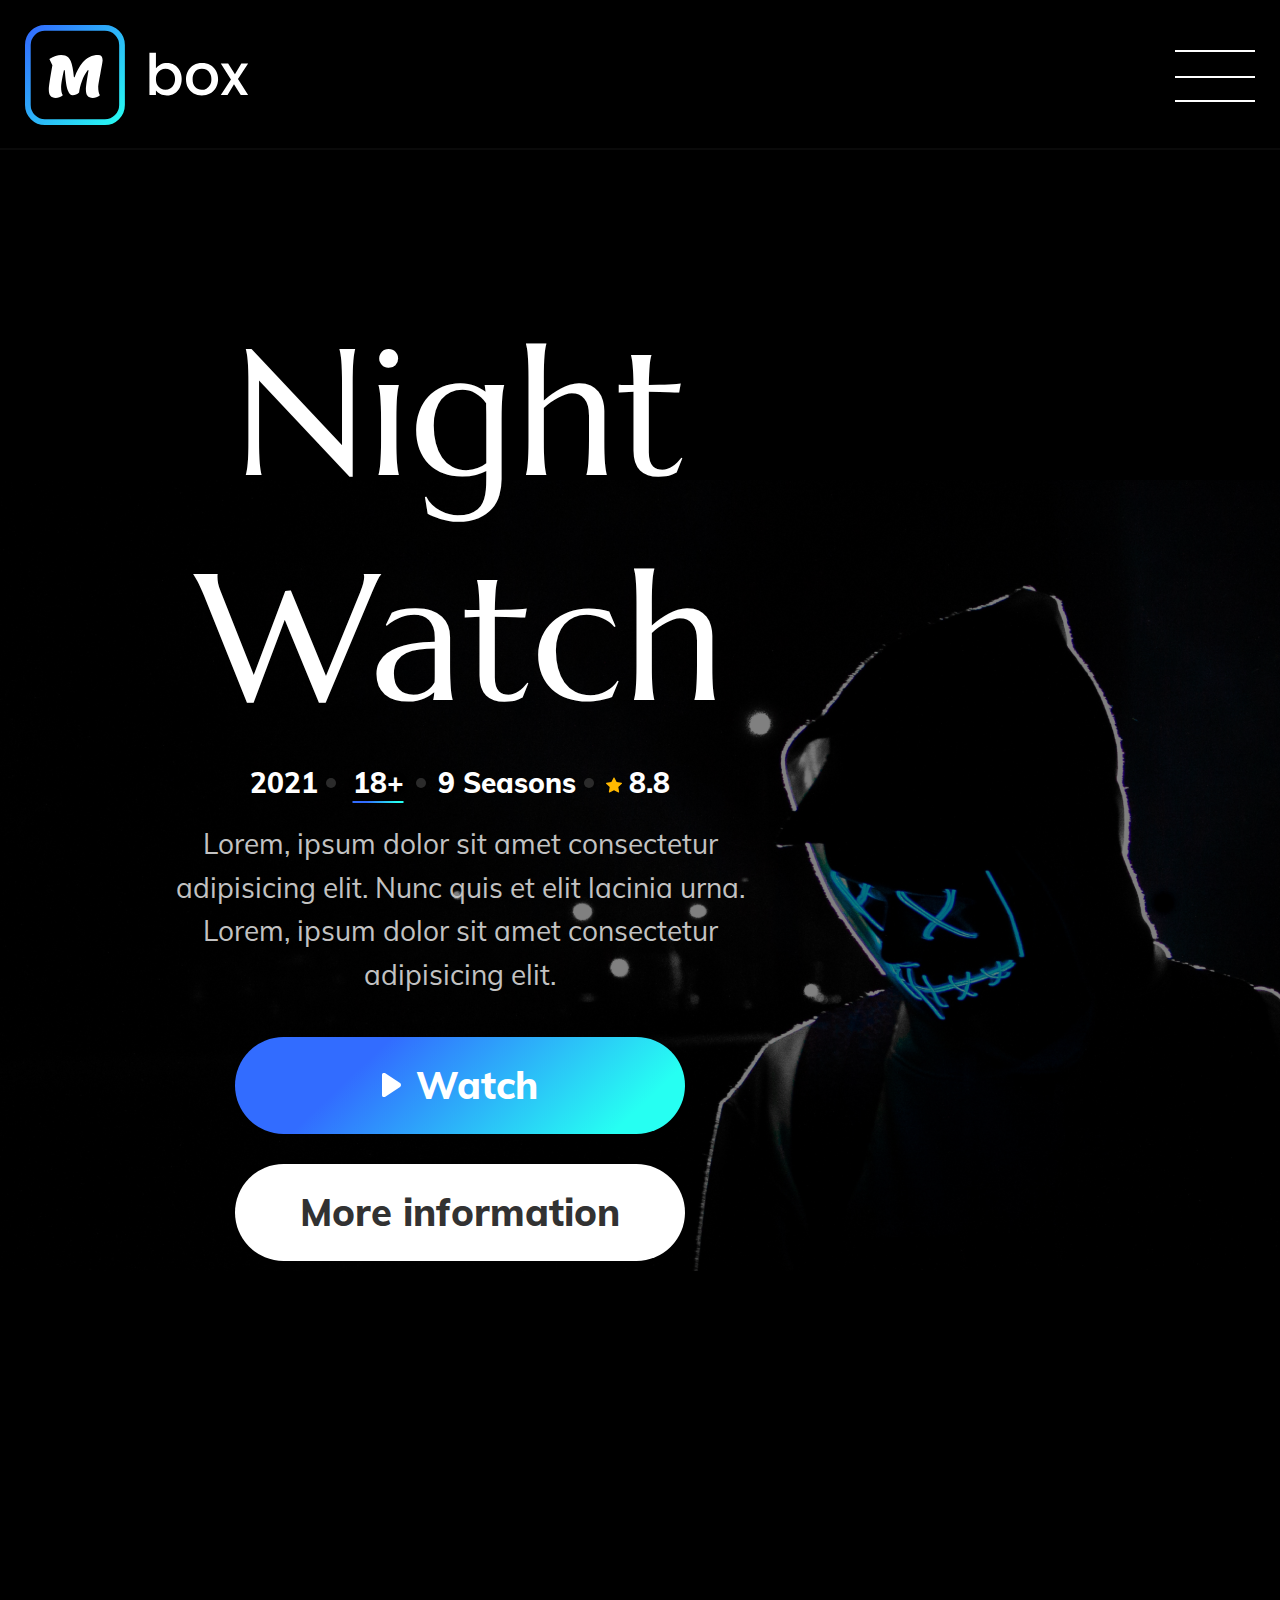
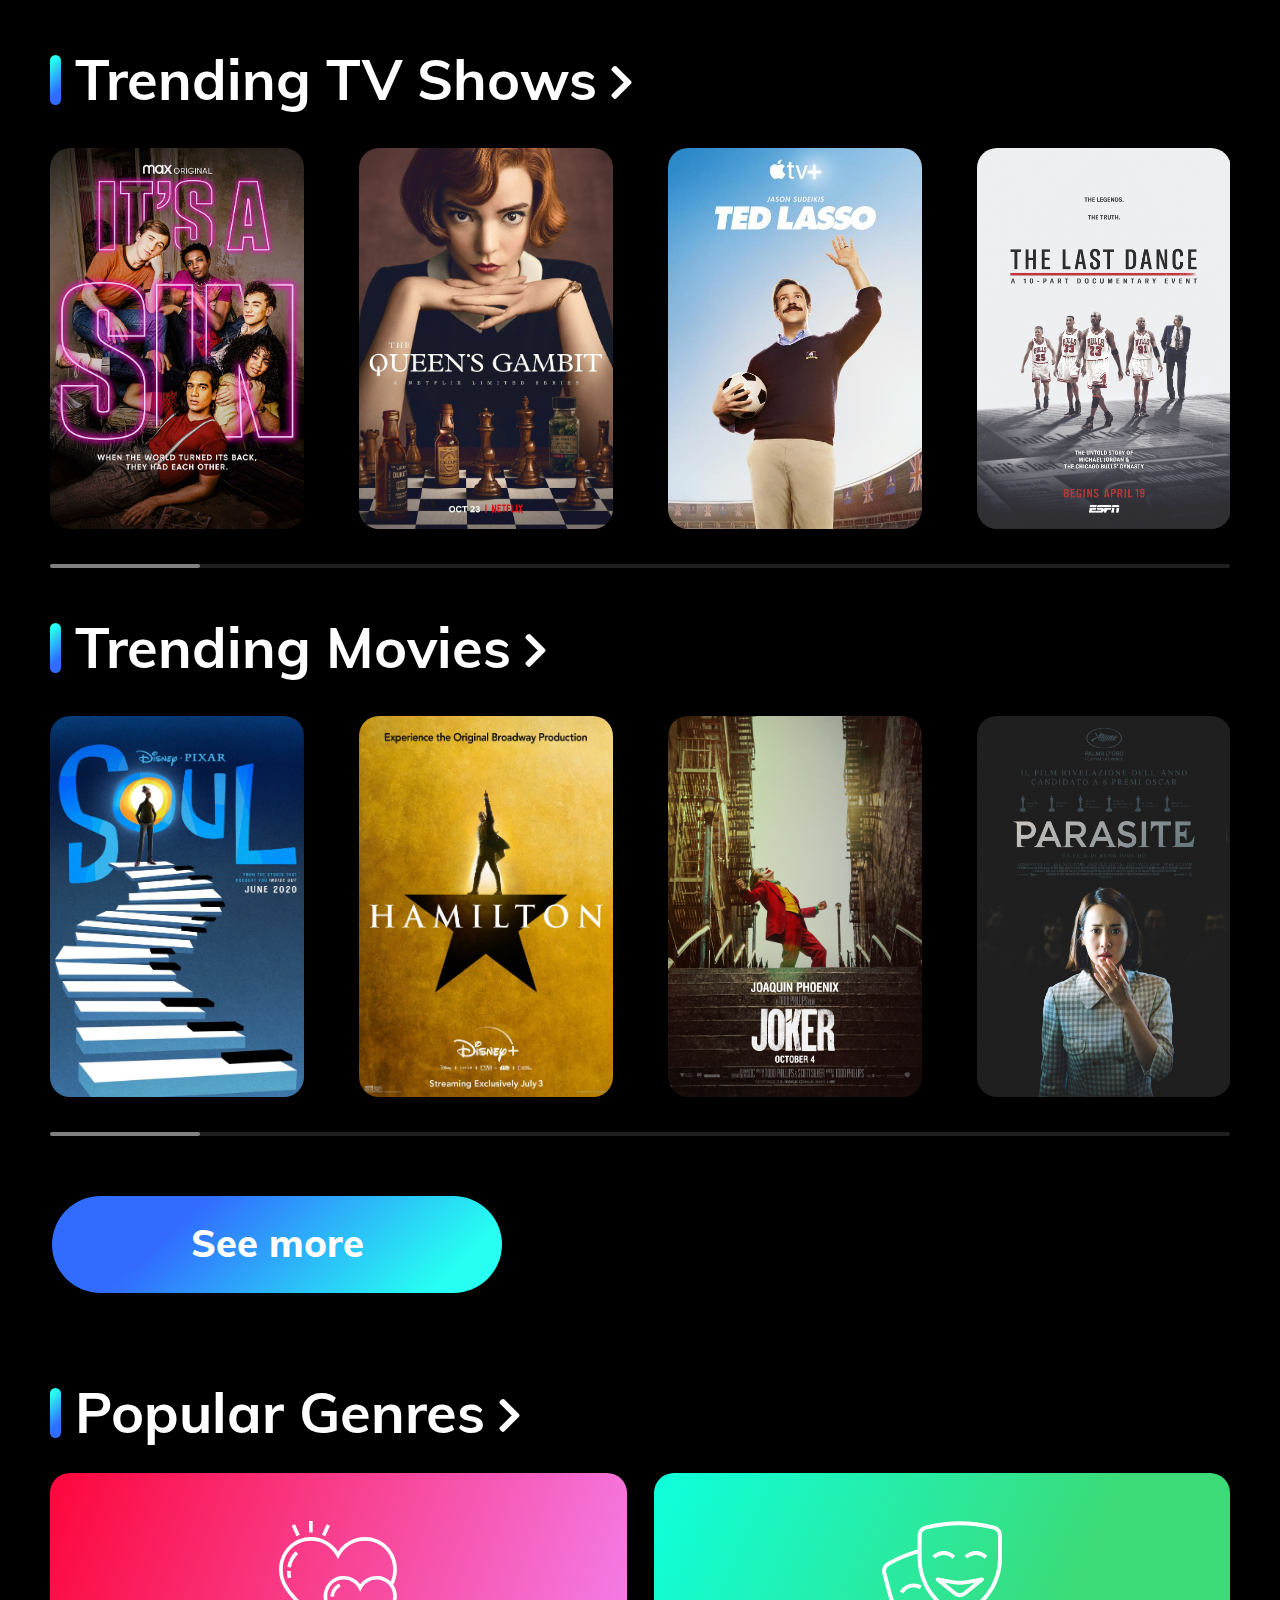
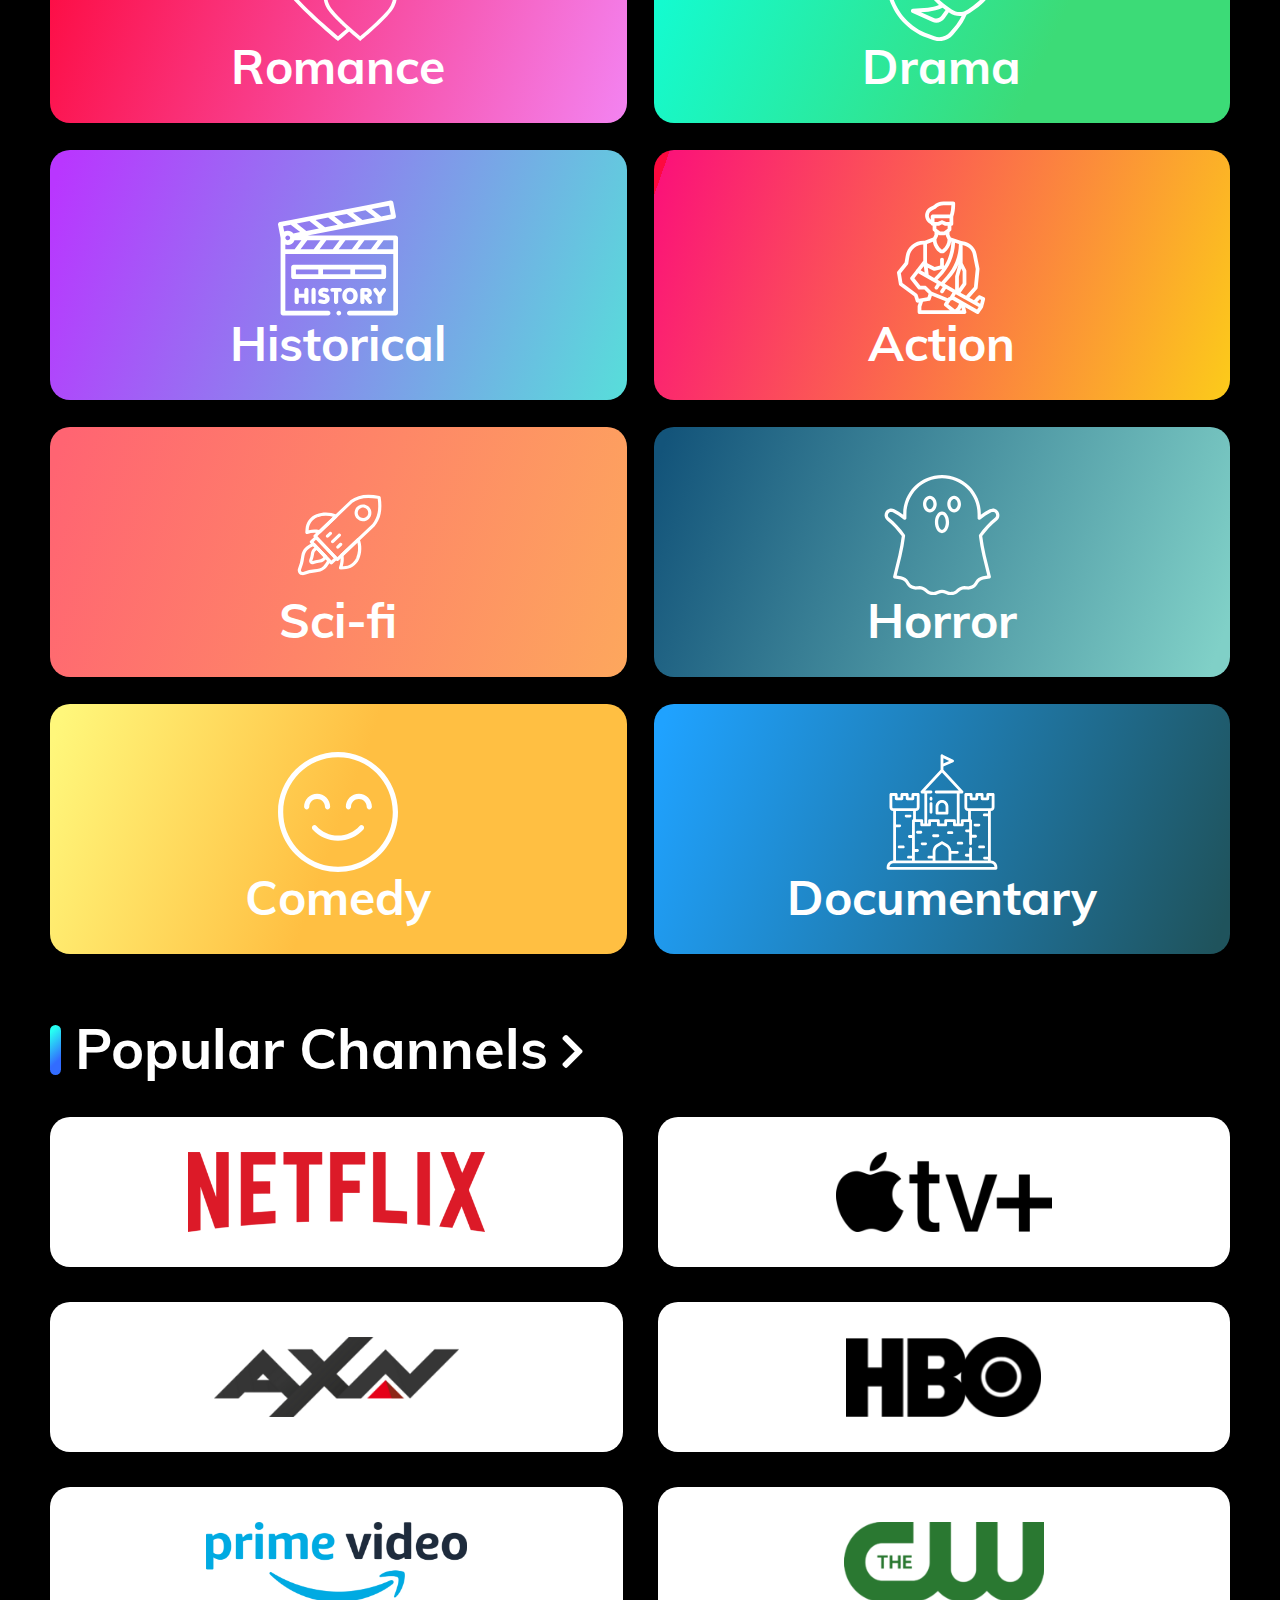
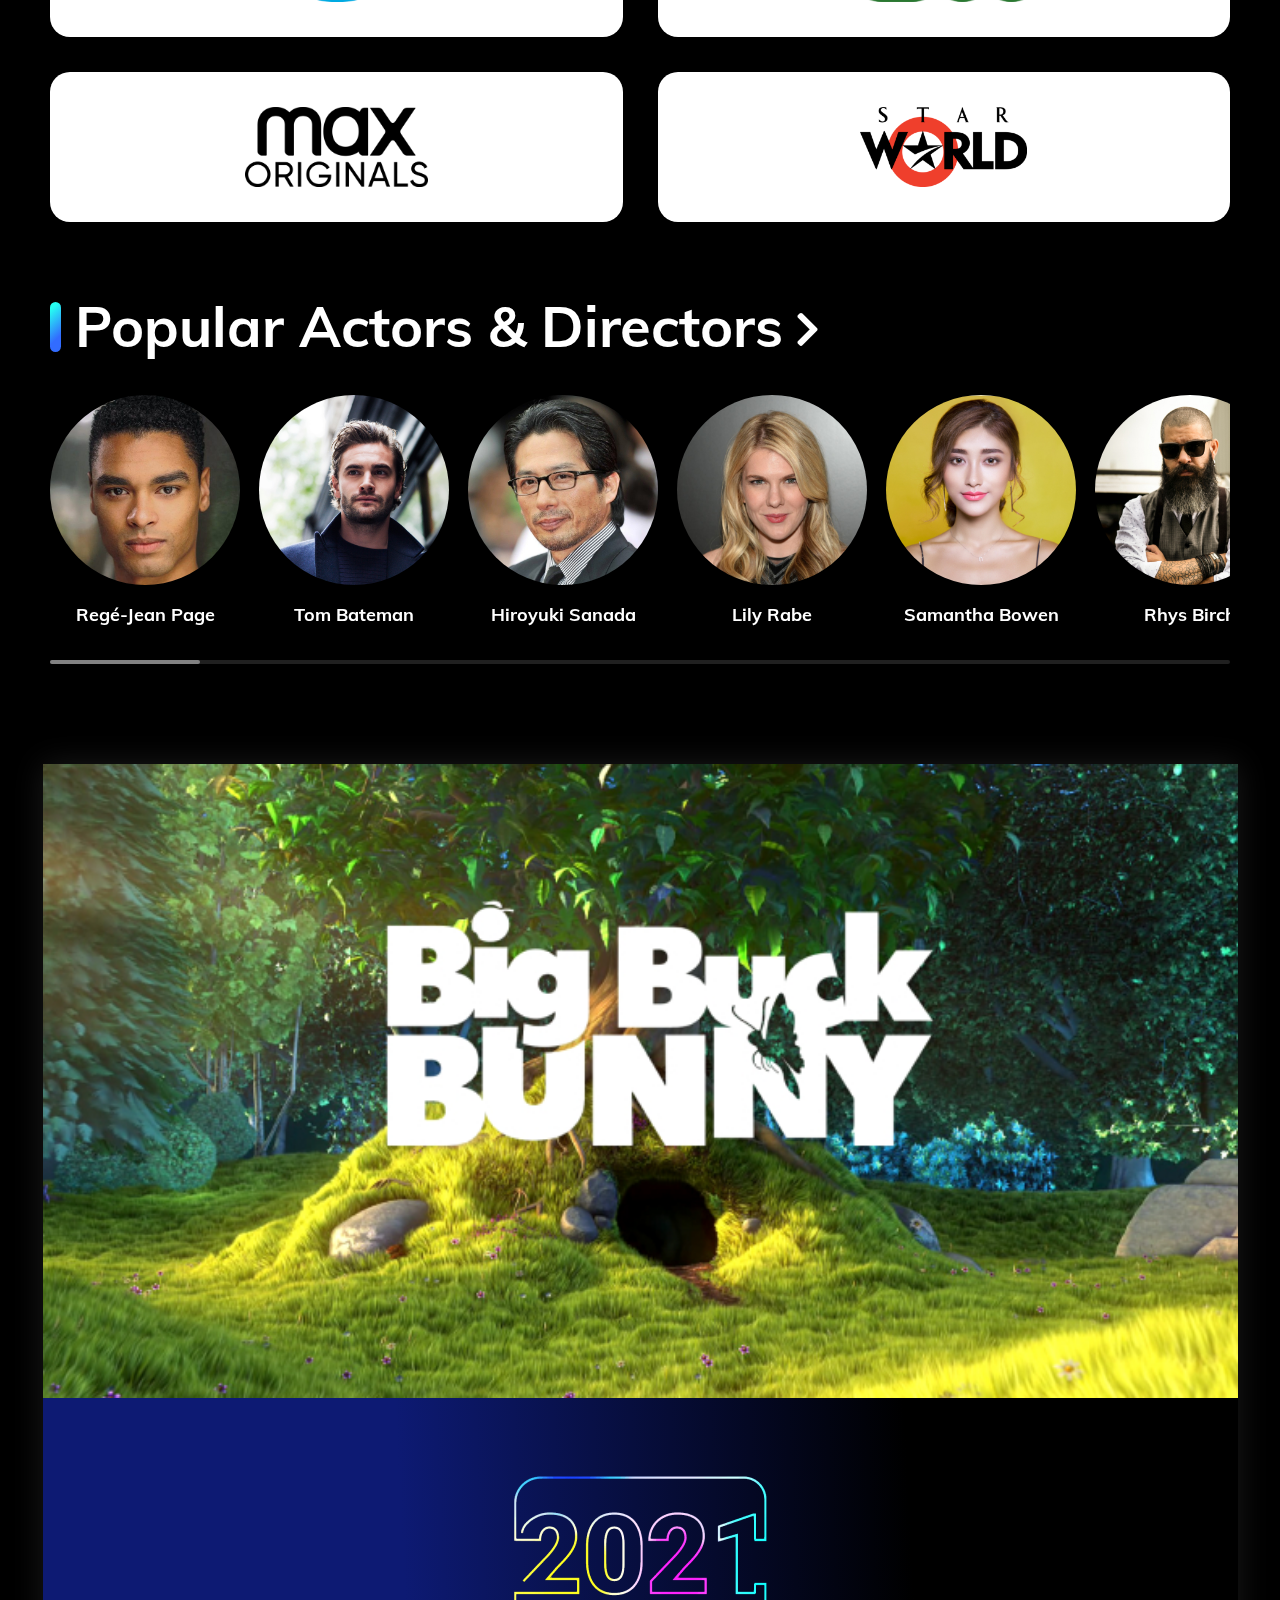
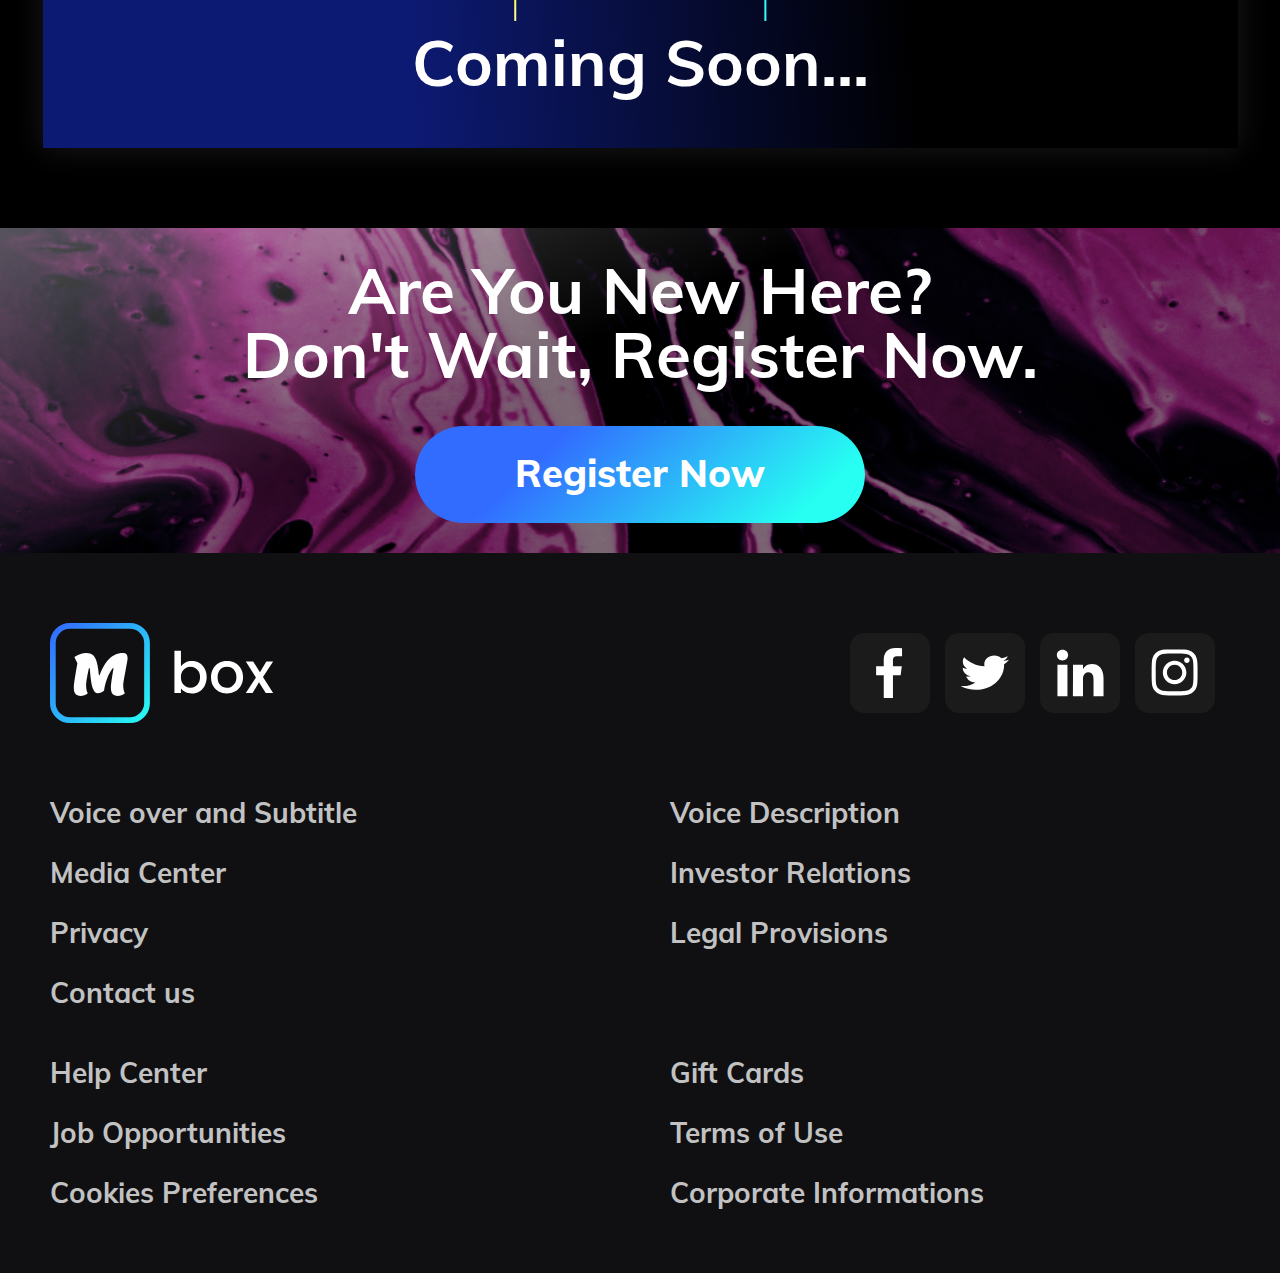
<file: index.html>
<!DOCTYPE html>
<html lang="en">
  <head>
    <meta charset="UTF-8" />
    <meta name="viewport" content="width=device-width, initial-scale=1.0" />
    <link rel="stylesheet" href="css/reset.css" />
    <link rel="stylesheet" href="css/style.css" />
    <title>M Box</title>
  </head>
  <body>

    <header class="navbar">
      <nav class="container navbar__list">
        <a href="/"><img src="./images/ico/Logo.svg" alt="M Box" class="navbar__logo"></a>
        <ul class="navbar__items">
          <li><a href="#!" class="navbar__item navbar__item--active">Home</a></li>
          <li><a href="#!" class="navbar__item">TV Shows</a></li>
          <li><a href="#!" class="navbar__item">Movies</a></li>
          <li><a href="#!" class="navbar__item">Series</a></li>
        </ul>
        <div class="navbar__navbuttons">
          <div class="navbar__navbutton navbar__search search">
            <input type="search" name="mbox-search" id="search" class="search__input" placeholder="Search">
            <a href="#!" class="navbar__search-ico search__ico"><img src="./images/ico/Search.svg" alt="Search"></a>
          </div>
          <a href="#!" class="navbar__navbutton navbar__notifications"><img src="./images/ico/Notifications.svg" alt="Notifications"></a>
          <a href="#!" class="navbar__navbutton navbar__profile"><img src="./images/ico/Profile.svg" alt="Profile"></a>
        </div>
        <div class="navbar__burger">
          <span></span>
          <span></span>
          <span></span>
        </div>
      </nav>
    </header>
    <main>

      <section class="hit">
        <div class="hit__background-image"></div>
        <div class="hit__container">
          <h1 class="hit__title">Night Watch</h1>
          <div class="hit__stats">
            <p class="hit__year">2021</p>
            <div class="hit__limit"><p>18+</p></div>
            <p class="hit__seasons">9 Seasons</p>
            <p class="hit__rating">8.8</p>
          </div>
          <p class="hit__subtitle">
            Lorem, ipsum dolor sit amet consectetur adipisicing elit. Nunc quis
            et elit lacinia urna. Lorem, ipsum dolor sit amet consectetur
            adipisicing elit.
          </p>
          <div class="hit__buttons">
            <a href="#!" class="transition-btn transition-btn--hit">Watch</a>
            <a href="#!" class="transition-btn transition-btn--white">More information</a>
          </div>
        </div>
      </section>

      <section class="trends">
        <section class="tv slider">
          <div class="slider__container">
            <a href="#!" class="slider__title tv__title">Trending TV Shows</a>
          </div>
          <div class="slider__list">
            <div class="slider__wrapper">
              <div class="slider__container">
                <div class="slider__items tv__items">
                  <a href="#!" class="slider__item tv__item"><img src="./images/tvshows/Its a sin.jpg" alt="Its a sin" class="tv__photo"/></a>
                  <a href="#!" class="slider__item tv__item"><img src="./images/tvshows/Queens gambit.jpg" alt="Queens gambit" class="tv__photo"/></a>
                  <a href="#!" class="slider__item tv__item"><img src="./images/tvshows/Ted Lasso.jpg" alt="Ted Lasso" class="tv__photo"/></a>
                  <a href="#!" class="slider__item tv__item"><img src="./images/tvshows/The last dance.jpg" alt="The last dance" class="tv__photo"/></a>
                  <a href="#!" class="slider__item tv__item"><img src="./images/tvshows/The Mandalorian.jpg" alt="The Mandalorian" class="tv__photo"/></a>
                  <a href="#!" class="slider__item tv__item"><img src="./images/tvshows/The boys.jpg" alt="The boys" class="tv__photo"/></a>
                  <a href="#!" class="slider__item tv__item"><img src="./images/tvshows/After.jpg" alt="After" class="tv__photo"/></a>
                  <a href="#!" class="slider__item tv__item"><img src="./images/tvshows/Emancipation.jpg" alt="Emancipation" class="tv__photo"/></a>
                  <a href="#!" class="slider__item tv__item"><img src="./images/tvshows/Dunkirk.jpg" alt="Dunkirk" class="tv__photo"/></a>
                  <a href="#!" class="slider__item tv__item"><img src="./images/tvshows/The enormity of life.jpg" alt="The enormity of life" class="tv__photo"/></a>
                  <a href="#!" class="slider__item tv__item"><img src="./images/tvshows/Vanitas.jpg" alt="Vanitas" class="tv__photo"/></a>
                  <a href="#!" class="slider__item tv__item"><img src="./images/tvshows/Something like perfect.jpg" alt="Something like perfect" class="tv__photo"/></a>
                </div>
              </div>
              <div class="slider__scroll">
                <div class="slider__scroll-line"></div>
              </div>
            </div>
            <a href="#!" class="slider__arrow slider__arrow--left"></a>
            <a href="#!" class="slider__arrow slider__arrow--right"></a>
          </div>
        </section>
    
        <section class="movies slider">
          <div class="slider__container">
            <a href="#!" class="slider__title movies__title">Trending Movies</a>
          </div>
          <div class="slider__list">
            <div class="slider__wrapper">
              <div class="slider__container">
                <div class="slider__items movies__items">
                  <a href="#!" class="slider__item movies__item"><img src="./images/movies/Soul.jpg" alt="Soul" class="movies__photo"/></a>
                  <a href="#!" class="slider__item movies__item"><img src="./images/movies/Hamilton.jpg" alt="Hamilton" class="movies__photo"/></a>
                  <a href="#!" class="slider__item movies__item"><img src="./images/movies/Joker.jpg" alt="Joker" class="movies__photo"/></a>
                  <a href="#!" class="slider__item movies__item"><img src="./images/movies/Parasite.jpg" alt="Parasite" class="movies__photo"/></a>
                  <a href="#!" class="slider__item movies__item"><img src="./images/movies/Andhadhun.jpg" alt="Andhadhun" class="movies__photo"/></a>
                  <a href="#!" class="slider__item movies__item"><img src="./images/movies/Green book.jpg" alt="Green book" class="movies__photo"/></a>
                  <a href="#!" class="slider__item movies__item"><img src="./images/movies/Maturing youth.jpg" alt="Maturing youth" class="movies__photo"/></a>
                  <a href="#!" class="slider__item movies__item"><img src="./images/movies/Leap year.jpg" alt="Leap year" class="movies__photo"/></a>
                  <a href="#!" class="slider__item movies__item"><img src="./images/movies/The curse of Oak island.jpg" alt="The curse of Oak island" class="movies__photo"/></a>
                  <a href="#!" class="slider__item movies__item"><img src="./images/movies/Street legal.jpg" alt="Street legal" class="movies__photo"/></a>
                  <a href="#!" class="slider__item movies__item"><img src="./images/movies/Interlock.jpg" alt="Interlock" class="movies__photo"/></a>
                  <a href="#!" class="slider__item movies__item"><img src="./images/movies/Michael Connelly.jpg" alt="Michael Connelly" class="movies__photo"/></a>
                </div>
              </div>
              <div class="slider__scroll">
                <div class="slider__scroll-line"></div>
              </div>
            </div>
            <a href="#!" class="slider__arrow slider__arrow--left"></a>
            <a href="#!" class="slider__arrow slider__arrow--right"></a>
          </div>
        </section>
        <div class="container trends__buttons">
          <a href="#!" class="transition-btn">See more</a>
        </div>
      </section>

      <section class="popular">

        <section class="genres">
            <a href="#!"><h2 class="section-title genres__title">Popular Genres</h2></a>
            <div class="genres__items">
              <a href="#!" class="genres__item genres__item--romance">
                <img src="./images/genres_ico/Romance.svg" alt="Romance" class="genres__ico">
                <h3 class="genres__item-title">Romance</h3>
              </a>
              <a href="#!" class="genres__item genres__item--drama">
                <img src="./images/genres_ico/Drama.svg" alt="Drama" class="genres__ico">
                <h3 class="genres__item-title">Drama</h3>
              </a>
              <a href="#!" class="genres__item genres__item--historical">
                <img src="./images/genres_ico/Historical.svg" alt="Historical" class="genres__ico">
                <h3 class="genres__item-title">Historical</h3>
              </a>
              <a href="#!" class="genres__item genres__item--action">
                <img src="./images/genres_ico/Action.svg" alt="Action" class="genres__ico">
                <h3 class="genres__item-title">Action</h3>
              </a>
              <a href="#!" class="genres__item genres__item--scifi">
                <img src="./images/genres_ico/Sci-fi.svg" alt="Sci-fi" class="genres__ico">
                <h3 class="genres__item-title">Sci-fi</h3>
              </a>
              <a href="#!" class="genres__item genres__item--horror">
                <img src="./images/genres_ico/Horror.svg" alt="Horror" class="genres__ico">
                <h3 class="genres__item-title">Horror</h3>
              </a>
              <a href="#!" class="genres__item genres__item--comedy">
                <img src="./images/genres_ico/Comedy.svg" alt="Comedy" class="genres__ico">
                <h3 class="genres__item-title">Comedy</h3>
              </a>
              <a href="#!" class="genres__item genres__item--documentary">
                <img src="./images/genres_ico/Documentary.svg" alt="Documentary" class="genres__ico">
                <h3 class="genres__item-title">Documentary</h3>
              </a>
            </div>
        </section>

        <section class="channels slider">
          <div class="slider__container">
            <a href="#!" class="slider__title channels__title">Popular Channels</a>
          </div>
          <div class="slider__list">
            <div class="slider__wrapper">
              <div class="slider__container channels__slider-container">
                <div class="slider__items channels__items">
                  <a href="#!">
                    <div class="slider__item channels__item"><img src="./images/channels/Netflix.png" alt="Netflix" class="channels__photo"/></div>
                  </a>
                  <a href="#!">
                    <div class="slider__item channels__item">
                      <img src="./images/channels/AppleTV+.png" alt="AppleTV+" class="channels__photo"/>
                    </div>
                  </a>
                  <a href="#!">
                    <div class="slider__item channels__item">
                      <img src="./images/channels/AXN.png" alt="AXN" class="channels__photo"/>
                    </div>
                  </a>
                  <a href="#!">
                    <div class="slider__item channels__item">
                      <img src="./images/channels/HBO.png" alt="HBO" class="channels__photo"/>
                    </div>
                  </a>
                  <a href="#!">
                    <div class="slider__item channels__item">
                      <img src="./images/channels/AmazonPrime.png" alt="AmazonPrime" class="channels__photo"/>
                    </div>
                  </a>
                  <a href="#!">
                    <div class="slider__item channels__item">
                      <img src="./images/channels/CW.png" alt="CW" class="channels__photo"/>
                    </div>
                  </a>
                  <a href="#!">
                    <div class="slider__item channels__item">
                      <img src="./images/channels/MaxOriginals.png" alt="MaxOriginals" class="channels__photo"/>
                    </div>
                  </a>
                  <a href="#!">
                    <div class="slider__item channels__item">
                      <img src="./images/channels/StarWorld.png" alt="StarWorld" class="channels__photo"/>
                    </div>
                  </a>
                </div>
              </div>
            </div>
            <a href="#!" class="slider__arrow slider__arrow--left channels__arrow"></a>
            <a href="#!" class="slider__arrow slider__arrow--right channels__arrow"></a>
          </div>
        </section>

        <section class="persons slider">
          <div class="slider__container">
            <a href="#!" class="slider__title persons__title">Popular Actors & Directors</a>
          </div>
          <div class="slider__list">
            <div class="slider__wrapper">
              <div class="slider__container">
                <div class="slider__items persons__items">
                  <a href="#!">
                    <div class="slider__item persons__item">
                      <div class="persons__wrapper">
                        <img src="./images/persons/Rege-Jean Page.jpg" alt="Rege-Jean Page" class="persons__photo"/>
                      </div>
                      <h3 class="persons__name">Regé-Jean Page</h3>
                    </div>
                  </a>
                  <a href="#!">
                    <div class="slider__item persons__item">
                      <div class="persons__wrapper">
                        <img src="./images/persons/Tom Bateman.jpg" alt="Tom Bateman" class="persons__photo"/>
                      </div>
                      <h3 class="persons__name">Tom Bateman</h3>
                    </div>
                  </a>
                  <a href="#!">
                    <div class="slider__item persons__item">
                      <div class="persons__wrapper">
                        <img src="./images/persons/Hiroyuki Sanada.jpg" alt="Hiroyuki Sanada" class="persons__photo"/>
                      </div>
                      <h3 class="persons__name">Hiroyuki Sanada</h3>
                    </div>
                  </a>
                  <a href="#!">
                    <div class="slider__item persons__item">
                      <div class="persons__wrapper">
                        <img src="./images/persons/Lily Rabe.jpg" alt="Lily Rabe" class="persons__photo"/>
                      </div>
                      <h3 class="persons__name">Lily Rabe</h3>
                    </div>
                  </a>
                  <a href="#!">
                    <div class="slider__item persons__item">
                      <div class="persons__wrapper">
                        <img src="./images/persons/Samantha Bowen.jpg" alt="Samantha Bowen" class="persons__photo"/>
                      </div>
                      <h3 class="persons__name">Samantha Bowen</h3>
                    </div>
                  </a>
                  <a href="#!">
                    <div class="slider__item persons__item">
                      <div class="persons__wrapper">
                        <img src="./images/persons/Rhys Birch.jpg" alt="Rhys Birch" class="persons__photo"/>
                      </div>
                      <h3 class="persons__name">Rhys Birch</h3>
                    </div>
                  </a>
                  <a href="#!">
                    <div class="slider__item persons__item">
                      <div class="persons__wrapper">
                        <img src="./images/persons/James Holloway.jpg" alt="James Holloway" class="persons__photo"/>
                      </div>
                      <h3 class="persons__name">James Holloway</h3>
                    </div>
                  </a>
                  <a href="#!">
                    <div class="slider__item persons__item">
                      <div class="persons__wrapper">
                        <img src="./images/persons/Joel Coen.jpg" alt="Joel Coen" class="persons__photo"/>
                      </div>
                      <h3 class="persons__name">Joel Coen</h3>
                    </div>
                  </a>
                  <a href="#!">
                    <div class="slider__item persons__item">
                      <div class="persons__wrapper">
                        <img src="./images/persons/Patrick Elliott.jpg" alt="Patrick Elliott" class="persons__photo"/>
                      </div>
                      <h3 class="persons__name">Patrick Elliott</h3>
                    </div>
                  </a>
                  <a href="#!">
                    <div class="slider__item persons__item">
                      <div class="persons__wrapper">
                        <img src="./images/persons/Morgan O'Neill.jpg" alt="Morgan O'Neill" class="persons__photo"/>
                      </div>
                      <h3 class="persons__name">Morgan O'Neill</h3>
                    </div>
                  </a>
                </div>
              </div>
              <div class="slider__scroll">
                <div class="slider__scroll-line"></div>
              </div>
            </div>
            <a href="#!" class="slider__arrow slider__arrow--left"></a>
            <a href="#!" class="slider__arrow slider__arrow--right"></a>
          </div>
        </section>

      </section>
      <section class="premiere">
        <div class="premiere__container">
          <img src="./images/premiere/Big Buck Bunny.jpg" alt="Big Buck Bunny" class="premiere__photo">
          <div class="premiere__content">
            <img src="./images/premiere/2021 Coming soon.png" alt="2021" class="premiere__title-photo">
            <p class="premiere__title">Coming Soon...</p>
          </div>
        </div>
      </section>
      <section class="register">
        <div class="register__container">
          <div class="register__dimming"></div>
          <div class="register__content">
            <h2 class="register__title">
              Are you new here? <br>
              Don't wait, register now.
            </h2>
            <a href="#!" class="transition-btn register__button">Register Now</a>
          </div>
        </div>
      </section>
    </main>

    <footer class="footer">
      <div class="footer__container">
        <div class="footer__links">
          <img src="./images/ico/Logo.svg" alt="M Box" class="footer__logo">
          <div class="footer__socials">
            <a href="#!"><img src="./images/ico/Facebook.svg" alt="Facebook" class="footer__social-link"></a>
            <a href="#!"><img src="./images/ico/Twitter.svg" alt="Twitter" class="footer__social-link"></a>
            <a href="#!"><img src="./images/ico/Linkedin.svg" alt="Linkedin" class="footer__social-link"></a>
            <a href="#!"><img src="./images/ico/Instagram.svg" alt="Instagram" class="footer__social-link"></a>
          </div>
        </div>
        <div class="footer__list">
          <ul class="footer__items">
            <a href="#!" class="footer__item">Voice over and Subtitle</a>
            <a href="#!" class="footer__item">Media Center</a>
            <a href="#!" class="footer__item">Privacy</a>
            <a href="#!" class="footer__item">Contact us</a>
          </ul>
          <ul class="footer__items">
            <a href="#!" class="footer__item">Voice Description</a>
            <a href="#!" class="footer__item">Investor Relations</a>
            <a href="#!" class="footer__item">Legal Provisions</a>
          </ul>
          <ul class="footer__items">
            <a href="#!" class="footer__item">Help Center</a>
            <a href="#!" class="footer__item">Job Opportunities</a>
            <a href="#!" class="footer__item">Cookies Preferences</a>
          </ul>
          <ul class="footer__items">
            <a href="#!" class="footer__item">Gift Cards</a>
            <a href="#!" class="footer__item">Terms of Use</a>
            <a href="#!" class="footer__item">Corporate Informations</a>
          </ul>
        </div>
      </div>
    </footer>

    <div class="navmobile" tabindex="0">
      <div class="navmobile__dimmer" tabindex="0"></div>
      <div class="navmobile__menu" tabindex="0">
        <div class="navmobile__navbuttons">
          <a href="#!" class="navmobile__navbutton"><img src="./images/ico/Notifications.svg" alt="Notifications"></a>
          <a href="#!" class="navmobile__navbutton"><img src="./images/ico/Profile.svg" alt="Profile"></a>
          <div class="navmobile__search">
            <input type="text" class="navmobile__search-input" placeholder="Search...">
            <a href="#!" class="navmobile__search-link"><img src="./images/ico/Search.svg" alt="Search" class="navmobile__search-ico"></a>
          </div>
        </div>
        <ul class="navmobile__list">
          <li><a href="#!" class="navmobile__item-link"><p class="navmobile__item navmobile__item--active">Home</p></a></li>
          <li><a href="#!" class="navmobile__item-link"><p class="navmobile__item">TV Shows</p></a></li>
          <li><a href="#!" class="navmobile__item-link"><p class="navmobile__item">Movies</p></a></li>
          <li><a href="#!" class="navmobile__item-link"><p class="navmobile__item">Series</p></a></li>
        </ul>
      </div>
    </div>

    <script src="./js/main.js"></script>
  </body>
</html>
</file>
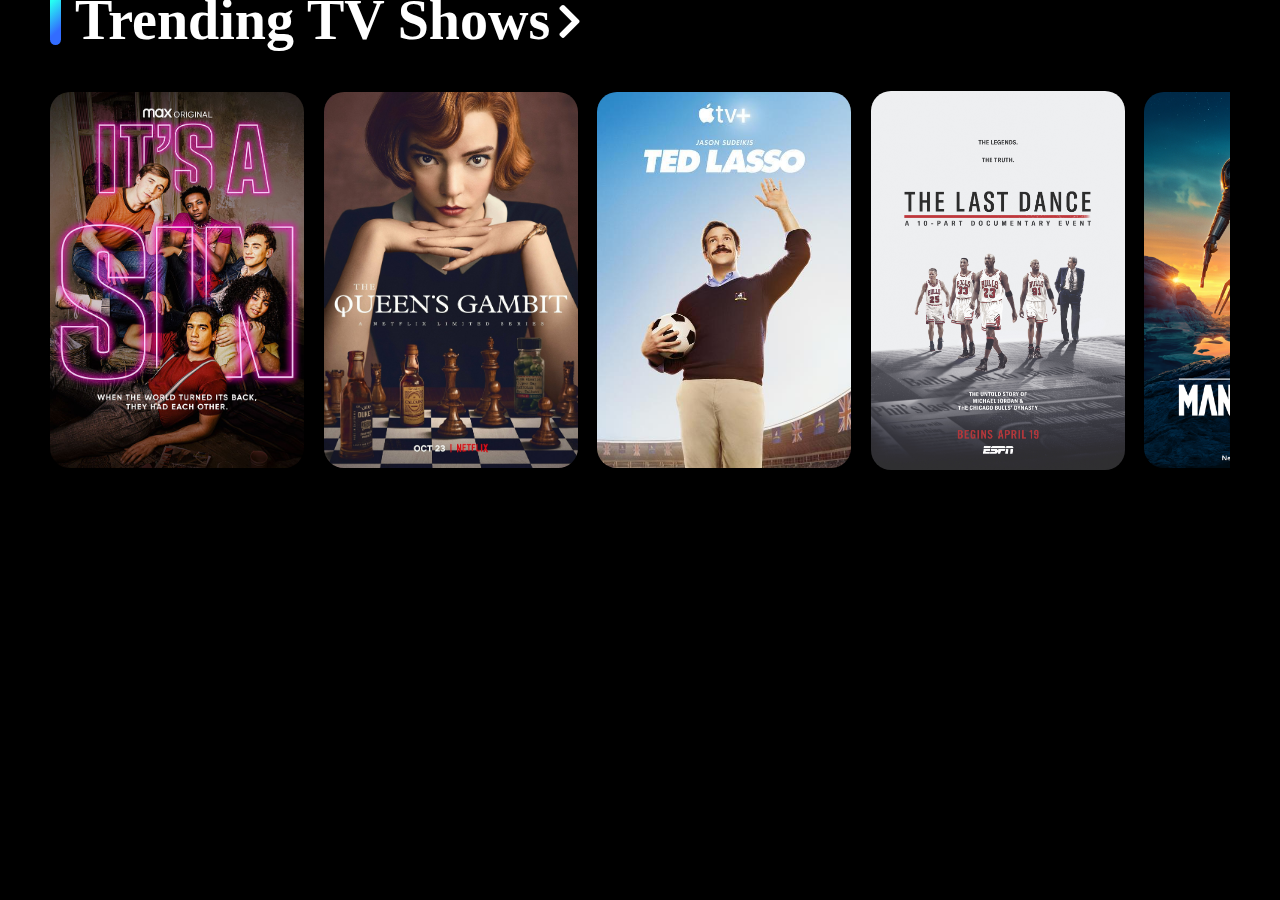
<file: test/index.html>
<!DOCTYPE html>
<html lang="en">
<head>
  <meta charset="UTF-8">
  <meta http-equiv="X-UA-Compatible" content="IE=edge">
  <meta name="viewport" content="width=device-width, initial-scale=1.0">
  <link rel="stylesheet" href="./style.css">
  <link rel="stylesheet" href="../css/reset.css">
  <title>Document</title>
</head>
<body>
  <section class="tv slider">
    <div class="slider__container">
      <a href="#!" class="slider__title tv__title">Trending TV Shows</a>
    </div>
    <div class="slider__list">
      <div class="slider__wrapper">
        <div class="slider__container">
          <div class="slider__items tv__items">
            <a href="#!" class="slider__item tv__item"><img src="../images/tvshows/Its a sin.jpg" alt="Its a sin" class="tv__photo"/></a>
            <a href="#!" class="slider__item tv__item"><img src="../images/tvshows/Queens gambit.jpg" alt="Queens gambit" class="tv__photo"/></a>
            <a href="#!" class="slider__item tv__item"><img src="../images/tvshows/Ted Lasso.jpg" alt="Ted Lasso" class="tv__photo"/></a>
            <a href="#!" class="slider__item tv__item"><img src="../images/tvshows/The last dance.jpg" alt="The last dance" class="tv__photo"/></a>
            <a href="#!" class="slider__item tv__item"><img src="../images/tvshows/The Mandalorian.jpg" alt="The Mandalorian" class="tv__photo"/></a>
            <a href="#!" class="slider__item tv__item"><img src="../images/tvshows/The boys.jpg" alt="The boys" class="tv__photo"/></a>
            <a href="#!" class="slider__item tv__item"><img src="../images/tvshows/After.jpg" alt="After" class="tv__photo"/></a>
            <a href="#!" class="slider__item tv__item"><img src="../images/tvshows/Emancipation.jpg" alt="Emancipation" class="tv__photo"/></a>
            <a href="#!" class="slider__item tv__item"><img src="../images/tvshows/Dunkirk.jpg" alt="Dunkirk" class="tv__photo"/></a>
            <a href="#!" class="slider__item tv__item"><img src="../images/tvshows/The enormity of life.jpg" alt="The enormity of life" class="tv__photo"/></a>
            <a href="#!" class="slider__item tv__item"><img src="../images/tvshows/Vanitas.jpg" alt="Vanitas" class="tv__photo"/></a>
            <a href="#!" class="slider__item tv__item"><img src="../images/tvshows/Something like perfect.jpg" alt="Something like perfect" class="tv__photo"/></a>
          </div>
        </div>
      </div>
      <a href="#!" class="slider__arrow slider__arrow--left"></a>
      <a href="#!" class="slider__arrow slider__arrow--right"></a>
    </div>
  </section>
  <script src="./main.js"></script>
</body>
</html>
</file>
<file: css/style.css>
@font-face {
  font-family: 'Font Awesome';
  src: local(""), url("../fonts/fontawesome-webfont.woff2");
}

/* marcellus-regular - latin */
@font-face {
  font-family: 'Marcellus';
  font-style: normal;
  font-weight: 400;
  src: local(""), url("../fonts/marcellus-v8-latin-regular.woff2") format("woff2"), url("../fonts/marcellus-v8-latin-regular.woff") format("woff");
  /* Chrome 6+, Firefox 3.6+, IE 9+, Safari 5.1+ */
}

/* mulish-300 - latin */
@font-face {
  font-family: 'Mulish';
  font-style: normal;
  font-weight: 300;
  src: local(""), url("../fonts/mulish-v3-latin-300.woff2") format("woff2"), url("../fonts/mulish-v3-latin-300.woff") format("woff");
  /* Chrome 6+, Firefox 3.6+, IE 9+, Safari 5.1+ */
}

/* mulish-regular - latin */
@font-face {
  font-family: 'Mulish';
  font-style: normal;
  font-weight: 400;
  src: local(""), url("../fonts/mulish-v3-latin-regular.woff2") format("woff2"), url("../fonts/mulish-v3-latin-regular.woff") format("woff");
  /* Chrome 6+, Firefox 3.6+, IE 9+, Safari 5.1+ */
}

/* mulish-500 - latin */
@font-face {
  font-family: 'Mulish';
  font-style: normal;
  font-weight: 500;
  src: local(""), url("../fonts/mulish-v3-latin-500.woff2") format("woff2"), url("../fonts/mulish-v3-latin-500.woff") format("woff");
  /* Chrome 6+, Firefox 3.6+, IE 9+, Safari 5.1+ */
}

/* mulish-700 - latin */
@font-face {
  font-family: 'Mulish';
  font-style: normal;
  font-weight: 700;
  src: local(""), url("../fonts/mulish-v3-latin-700.woff2") format("woff2"), url("../fonts/mulish-v3-latin-700.woff") format("woff");
  /* Chrome 6+, Firefox 3.6+, IE 9+, Safari 5.1+ */
}

/* mulish-800 - latin */
@font-face {
  font-family: 'Mulish';
  font-style: normal;
  font-weight: 800;
  src: local(""), url("../fonts/mulish-v3-latin-800.woff2") format("woff2"), url("../fonts/mulish-v3-latin-800.woff") format("woff");
  /* Chrome 6+, Firefox 3.6+, IE 9+, Safari 5.1+ */
}

/* mulish-900 - latin */
@font-face {
  font-family: 'Mulish';
  font-style: normal;
  font-weight: 900;
  src: local(""), url("../fonts/mulish-v3-latin-900.woff2") format("woff2"), url("../fonts/mulish-v3-latin-900.woff") format("woff");
  /* Chrome 6+, Firefox 3.6+, IE 9+, Safari 5.1+ */
}

html {
  -webkit-font-smoothing: antialiased;
  box-sizing: border-box;
  overflow-x: hidden;
}

* {
  box-sizing: inherit;
}

*::before, *::after {
  box-sizing: inherit;
}

body {
  font-family: 'Mulish', serif;
  background-color: #000;
  color: #fff;
  overflow-x: hidden;
}

a {
  -webkit-tap-highlight-color: rgba(0, 0, 0, 0);
}

a:focus, a:hover, a:active {
  outline: 0;
  outline-offset: 0;
}

.container {
  max-width: 1500px;
  width: 100%;
  margin: 0 auto;
  transition: all 0.3s ease;
}

.search {
  position: relative;
  display: flex;
  flex-direction: row;
  flex-wrap: nowrap;
  align-items: center;
  background: transparent;
  border-radius: 20px;
  transition: all 500ms;
  overflow: hidden;
  height: 50px;
  width: 20px;
}

.search__input {
  position: absolute;
  right: -300px;
  width: 250px;
  font-family: 'Mulish', serif;
  color: #fff;
  font-weight: 600;
  font-size: 18px;
  border: 0px solid transparent;
  border-radius: 20px;
  background: transparent;
}

.search__ico {
  position: absolute;
  right: 0;
  z-index: 1;
}

.transition-btn {
  display: flex;
  padding: 15px 30px;
  background: linear-gradient(316.53deg, #26FFF2 13.2%, #326CFF 71.54%);
  border-radius: 100px;
  font-weight: 800;
  font-size: 16px;
  line-height: 125%;
  color: #fff;
  text-decoration: none;
}

.transition-btn:hover {
  box-shadow: 0px 4px 50px rgba(50, 108, 255, 0.5);
}

.transition-btn--hit {
  margin-right: 20px;
}

.transition-btn--hit::before {
  content: '';
  display: inline-block;
  width: 14px;
  height: 18px;
  margin-right: 15px;
  background: url(../images/ico/Play.svg) center no-repeat;
}

.transition-btn--white {
  background: #fff;
  box-shadow: none;
  color: #323232;
}

.transition-btn--white:hover {
  box-shadow: 0px 4px 30px rgba(255, 255, 255, 0.5);
}

.navmobile {
  display: none;
}

.navbar {
  display: block;
  margin-top: 15px;
  width: 100%;
  position: fixed;
  z-index: 999;
  transition: 0.25s;
  background: transparent;
}

.navbar--black {
  background: #000000;
  margin-top: 0px;
  height: 100px;
  padding: 15px 0px;
}

.navbar--black::before {
  position: absolute;
  display: inline-block;
  content: '';
  left: 0%;
  right: 0%;
  bottom: 0;
  width: 100%;
  height: 2px;
  background: #050505;
  transition: all 0.25s;
}

.navbar__list {
  position: relative;
  display: flex;
  flex-direction: row;
  flex-wrap: wrap;
  justify-content: space-between;
  align-items: center;
}

.navbar__items {
  display: flex;
  flex-direction: row;
  flex-wrap: wrap;
}

.navbar__item {
  position: relative;
  margin-right: 54px;
  color: #818182;
  text-decoration: none;
  font-size: 16px;
  font-weight: 700;
  line-height: 125%;
}

.navbar__item--active {
  font-size: 16px;
  font-weight: 800;
  color: #fff;
}

.navbar__item:hover::before {
  content: '';
  position: absolute;
  height: 2px;
  border-radius: 1em;
  top: 100%;
  margin-top: 5px;
  width: 100%;
  background: linear-gradient(316.53deg, #26FFF2 13.2%, #326CFF 71.54%);
}

.navbar__item::last-child {
  margin-left: 0px;
}

.navbar__navbuttons {
  display: flex;
  flex-direction: row;
  flex-wrap: wrap;
  align-items: center;
}

.navbar__navbutton {
  margin-right: 75px;
}

.navbar__navbutton:last-child {
  margin: 0;
}

.navbar__burger {
  display: none;
}

.hit {
  position: relative;
  width: 100%;
  margin: 0 auto 60px;
}

.hit:after {
  content: '';
  position: absolute;
  left: 0;
  right: 0;
  top: 100%;
  height: 2px;
  width: 1500px;
  margin: auto;
  background: #2F2E2E;
}

.hit__background-image {
  position: absolute;
  left: 0;
  top: 0;
  background: url(../images/hit/NightWatch.png) top right no-repeat;
  width: 100%;
  height: 100%;
}

.hit__container {
  width: 100%;
  position: relative;
  padding: 298px 195px 242px 251px;
  margin: 0 auto;
}

.hit__title {
  line-height: 70%;
  margin-bottom: 19px;
  font: normal 400 100px 'Marcellus', serif;
}

.hit__stats {
  display: flex;
  flex-wrap: wrap;
  flex-direction: row;
  font-size: 16px;
  font-weight: 800;
  align-items: center;
  margin-bottom: 25px;
}

.hit__year, .hit__seasons {
  margin-right: 18.25px;
}

.hit__limit {
  display: flex;
  width: 60px;
  height: 24px;
  background: linear-gradient(316.53deg, #26FFF2 13.2%, #326CFF 71.54%);
  border-radius: 1em;
  margin-right: 18.25px;
}

.hit__limit p {
  display: inherit;
  padding: 6px 15px;
  width: 58px;
  justify-content: center;
  align-items: center;
  height: 22px;
  background: #000;
  border-radius: 1em;
  margin: auto;
}

.hit__rating {
  position: relative;
}

.hit__rating::before {
  content: '';
  display: inline-block;
  margin-right: 7px;
  width: 16px;
  height: 16px;
  background: url(../images/ico/Rating.svg) center no-repeat;
}

.hit__subtitle {
  font-size: 18px;
  font-weight: 400;
  line-height: 156%;
  color: #C2C2C2;
  max-width: 468px;
  margin-bottom: 25px;
}

.hit__buttons {
  display: flex;
  flex-direction: row;
  flex-wrap: wrap;
}

.premiere {
  margin-bottom: 121px;
}

.premiere__container {
  display: grid;
  grid-template-columns: repeat(2, 1fr);
  max-width: 1441px;
  width: 100%;
  margin: 0 auto;
  border-radius: 20px;
  overflow: hidden;
  background: linear-gradient(87.02deg, #0D1A73 29.67%, #000000 70.52%);
  box-shadow: 0px 0px 30px rgba(255, 255, 255, 0.1);
}

.premiere__content {
  display: flex;
  flex-direction: column;
  justify-content: center;
  align-items: center;
}

.premiere__title-photo {
  margin-bottom: 31px;
}

.premiere__title {
  font-weight: 700;
  line-height: 20px;
  font-size: 64px;
}

.register {
  margin-bottom: 121px;
}

.register__container {
  position: relative;
  max-width: 1224px;
  width: 100%;
  max-height: 270px;
  height: 100%;
  border-radius: 20px;
  margin: 0 auto;
  background: url("../images/register/Register Now.jpg") center no-repeat;
}

.register__dimming {
  position: absolute;
  left: 0;
  top: 0;
  right: 0;
  bottom: 0;
  width: inherit;
  height: inherit;
  background: linear-gradient(336.56deg, #000000 58.12%, #FFFFFF 124.09%);
  opacity: 0.5;
  border-radius: inherit;
}

.register__content {
  position: inherit;
  display: flex;
  flex-direction: row;
  flex-wrap: wrap;
  align-items: center;
  width: 100%;
  padding: 71px 152px 71px 57px;
  border-radius: inherit;
}

.register__title {
  font-weight: 700;
  font-size: 64px;
  line-height: 100%;
  text-transform: capitalize;
  margin-right: 82px;
  max-width: 792px;
}

.register__button {
  width: 141px;
  height: 50px;
  padding: 15px 18px;
}

.trends {
  margin-bottom: 100px;
}

.trends__buttons {
  display: flex;
  flex-direction: row;
  flex-wrap: wrap;
  padding-left: 29.5px;
}

.popular {
  margin-bottom: 100px;
}

.genres {
  position: relative;
  max-width: 1441px;
  width: 100%;
  margin: 0 auto 55px auto;
}

.genres a {
  text-decoration: none;
}

.genres__title {
  position: relative;
  display: inline-block;
  text-decoration: none;
  color: #fff;
  font-weight: 700;
  font-size: 28px;
  line-height: 71%;
  padding-left: 19px;
  margin-bottom: 40px;
}

.genres__title::before {
  content: '';
  position: absolute;
  left: 0;
  top: 0;
  right: 0;
  bottom: 0;
  margin: auto 0;
  width: 8px;
  height: 35px;
  background: linear-gradient(136.53deg, #26FFF2 13.2%, #326CFF 71.54%);
  border-radius: 50px;
}

.genres__title::after {
  font-family: "Font Awesome";
  content: '\f105';
  margin-left: 10px;
}

.genres__items {
  display: grid;
  grid-gap: 27px;
  grid-template-columns: repeat(4, 1fr);
  align-items: center;
  justify-content: center;
}

.genres__item {
  display: flex;
  flex-direction: column;
  justify-content: center;
  align-items: center;
  border-radius: 20px;
  width: 340px;
  height: 198px;
}

.genres__item--romance {
  background: linear-gradient(109.31deg, #FD093F 2.4%, #F383F1 100%);
}

.genres__item--drama {
  background: linear-gradient(114.5deg, #0FFFDA 2.22%, #3CDB77 68.84%);
}

.genres__item--historical {
  background: linear-gradient(109.31deg, #B936FF 2.4%, #57DEDA 100%);
}

.genres__item--action {
  background: linear-gradient(109.31deg, #FD093F 2.4%, #FB1378 2.41%, #FCCB1A 100%);
}

.genres__item--scifi {
  background: linear-gradient(109.31deg, #FF6472 2.4%, #FDA75D 100%);
}

.genres__item--scifi img {
  transform: rotate(-43.5deg);
}

.genres__item--horror {
  background: linear-gradient(110.16deg, #13547A 2.37%, #80D0C7 96.77%);
}

.genres__item--comedy {
  background: linear-gradient(109.93deg, #FFF77B 2.37%, #FFBF42 50%);
}

.genres__item--documentary {
  background: linear-gradient(109.31deg, #1FA2FF 2.4%, #1FA2FF 2.41%, #1F535C 97.46%);
}

.genres__item-title {
  color: #fff;
  font-size: 28px;
  font-weight: 700;
  line-height: 20px;
}

.genres__ico {
  width: 80px;
  height: 80px;
  margin-bottom: 8px;
}

.footer {
  background: #101012;
}

.footer__container {
  display: grid;
  grid-template-columns: 157px 1fr;
  column-gap: 84px;
  max-width: 1110px;
  width: 100%;
  margin: 0 auto;
  padding: 70px 0px;
}

.footer__links {
  width: 100%;
}

.footer__logo {
  margin-bottom: 21px;
}

.footer__socials {
  display: flex;
  flex-direction: row;
  flex-wrap: wrap;
}

.footer__social-link {
  margin-right: 13px;
}

.footer__social-link::last-child {
  margin-right: 0px;
}

.footer__list {
  flex-basis: auto;
  display: flex;
  flex-direction: row;
  flex-wrap: wrap;
  width: auto;
  justify-content: space-between;
}

.footer__items {
  display: flex;
  flex-direction: column;
  flex-wrap: wrap;
}

.footer__item {
  text-decoration: none;
  color: #C2C2C2;
  line-height: 20px;
  font-size: 16px;
  font-weight: 600;
  margin-bottom: 20px;
}

.footer__item:last-child {
  margin-bottom: 0px;
}

/* SLIDER --------------------------- */
.slider {
  position: relative;
  margin: 0 auto;
}

.slider__title {
  position: relative;
  display: inline-block;
  text-decoration: none;
  color: #fff;
  font-weight: 700;
  font-size: 28px;
  line-height: 71%;
  padding-left: 19px;
  margin-bottom: 12px;
}

.slider__title::before {
  content: '';
  position: absolute;
  left: 0;
  top: 0;
  right: 0;
  bottom: 0;
  margin: auto 0;
  width: 8px;
  height: 35px;
  background: linear-gradient(136.53deg, #26FFF2 13.2%, #326CFF 71.54%);
  border-radius: 50px;
}

.slider__title::after {
  font-family: "Font Awesome";
  content: '\f105';
  margin-left: 10px;
}

.slider__container {
  max-width: 1441px;
  width: 100%;
  margin: 0 auto;
}

.slider__wrapper {
  max-width: 1508px;
  width: 100%;
  margin: 0 auto;
  overflow: hidden;
}

.slider__list {
  position: relative;
  display: flex;
  flex-direction: row;
  align-items: center;
  max-width: 1563px;
  width: 100%;
  margin: 0 auto;
}

.slider__items {
  padding: 35px 0px;
}

.slider__item:hover {
  filter: drop-shadow(0px 0px 20px rgba(44, 176, 249, 0.5));
}

.slider__arrow {
  position: absolute;
  color: #fff;
  width: 48px;
  height: 48px;
  text-decoration: none;
  font-size: 46px;
  text-align: center;
}

.slider__arrow--right {
  right: 0px;
}

.slider__arrow--right::before {
  font-family: "Font Awesome";
  content: '\f105';
}

.slider__arrow--left {
  left: 0px;
}

.slider__arrow--left::before {
  font-family: "Font Awesome";
  content: '\f104';
}

.slider__scroll {
  display: none;
}

/* TV SHOWS --------------------------- */
.tv {
  position: relative;
  margin-bottom: 25px;
}

.tv__items {
  display: flex;
  flex-direction: row;
  align-items: center;
}

.tv__item {
  margin-right: 41px;
}

.tv__photo {
  border-radius: 20px;
  width: 206px;
  height: 309px;
}

/* MOVIES --------------------------- */
.movies {
  position: relative;
  margin-bottom: 15px;
}

.movies__items {
  display: flex;
  flex-direction: row;
  align-items: center;
}

.movies__item {
  margin-right: 41px;
}

.movies__photo {
  border-radius: 20px;
  width: 206px;
  height: 309px;
}

/* CHANNELS --------------------------- */
.channels {
  position: relative;
  margin-bottom: 15px;
}

.channels__items {
  display: flex;
  flex-direction: row;
  align-items: center;
}

.channels__item {
  width: 260px;
  height: 118px;
  display: flex;
  flex-direction: row;
  align-items: center;
  justify-content: center;
  margin-right: 35px;
  background: #fff;
  border-radius: 20px;
}

.channels__photo {
  width: auto;
  height: 40px;
}

/* PERSONS --------------------------- */
.persons {
  position: relative;
  margin-bottom: 15px;
}

.persons__items {
  display: flex;
  flex-direction: row;
  align-items: center;
}

.persons__items a {
  text-decoration: none;
}

.persons__item {
  display: flex;
  flex-direction: column;
  flex-wrap: wrap;
  justify-content: center;
  align-items: center;
  margin-right: 60px;
}

.persons__wrapper {
  position: relative;
  display: flex;
  align-items: center;
  justify-content: center;
  width: 190px;
  height: 190px;
  border-radius: 100%;
  overflow: hidden;
  margin-bottom: 20px;
}

.persons__photo {
  position: absolute;
  top: 0px;
  width: 220px;
}

.persons__name {
  color: #fff;
  font-size: 18px;
  font-weight: 700;
  line-height: 20px;
}

/* MEDIA (SMALL DESKTOP) --------------------------- */
@media screen and (max-width: 1599px) {
  .genres {
    max-width: 1195px;
  }
  .genres__items {
    grid-template-columns: repeat(4, 1fr);
  }
  .genres__item {
    display: flex;
    flex-direction: column;
    justify-content: center;
    align-items: center;
    border-radius: 20px;
    width: 100%;
    height: 198px;
  }
  .slider__container {
    max-width: 1195px;
  }
  .slider__wrapper {
    max-width: 1265px;
  }
  .slider__list {
    max-width: 1312px;
  }
  .channels__items {
    display: grid;
    grid-template-columns: repeat(4, 1fr);
    grid-gap: 35px;
  }
  .channels__item {
    margin: 0;
  }
  .channels__arrow {
    display: none;
  }
  .premiere__container {
    max-width: 1195px;
  }
  .premiere__photo {
    width: 597px;
  }
  .register__container {
    max-width: 1195px;
  }
  .register__content {
    flex-direction: column;
    align-items: start;
    padding: 30px 152px 30px 57px;
  }
  .register__title {
    margin-bottom: 16px;
  }
  .trends__buttons {
    padding-left: 52px;
  }
  .container {
    max-width: 1305px;
  }
  .hit:after {
    content: '';
    position: absolute;
    left: 0;
    right: 0;
    top: 100%;
    height: 2px;
    width: 1300px;
    margin: auto;
    background: #2F2E2E;
  }
  .hit__container {
    max-width: 1060px;
    padding: 239px 0px 242px 0px;
  }
}

/* MEDIA (LAPTOP) --------------------------- */
@media screen and (max-width: 1349px) {
  .navbar {
    margin: 0px;
    padding: 25px;
    position: relative;
    flex-direction: row;
    justify-content: space-between;
    align-items: center;
    background: #000;
    height: auto;
  }
  .navbar::before {
    content: '';
    position: absolute;
    display: inline-block;
    left: 0%;
    right: 0%;
    bottom: 0%;
    width: 100%;
    height: 2px;
    background: #0a0a0a;
  }
  .navbar__logo {
    height: 100px;
  }
  .navbar__items {
    display: none;
  }
  .navbar__navbuttons {
    display: none;
  }
  .navbar__burger {
    display: block;
    position: relative;
    align-items: center;
    width: 80px;
    height: 50px;
    cursor: pointer;
    -webkit-tap-highlight-color: rgba(0, 0, 0, 0);
  }
  .navbar__burger span {
    display: block;
    position: absolute;
    left: 0;
    top: 50%;
    transform: translateY(50%);
    width: 100%;
    height: 2px;
    background: #fff;
    transition: all 0.25s ease;
  }
  .navbar__burger span:first-child {
    top: 0;
    transform: none;
  }
  .navbar__burger span:last-child {
    top: 100%;
    transform: none;
  }
  .navmobile {
    position: fixed;
    display: flex;
    flex-direction: row;
    justify-content: flex-end;
    top: 0;
    width: 100vw;
    right: -100vw;
    height: 100vh;
    background: transparent;
    transition: 0.25s;
    z-index: 999;
  }
  .navmobile__dimmer {
    position: absolute;
    left: 0;
    top: 0;
    width: 100%;
    height: 100%;
    background: #000;
    transition: all 0.2s;
    opacity: 0;
    z-index: 1;
  }
  .navmobile__menu {
    position: relative;
    display: flex;
    flex-direction: column;
    width: 70%;
    height: 100%;
    background: #050505;
    padding: 15px 25px;
    z-index: 2;
    border-right: 2px solid #050505;
  }
  .navmobile__search {
    position: relative;
    display: flex;
    flex-direction: row;
    align-items: center;
    background: #0a0a0a;
    border-radius: 20px;
    padding: 0px 0px;
    width: auto;
    transition: all 0.25s ease;
  }
  .navmobile__search--active {
    width: 100%;
    padding: 15px;
  }
  .navmobile__search--active .navmobile__search-input {
    display: block;
  }
  .navmobile__search-input {
    flex-basis: auto;
    height: 100px;
    width: 80%;
    background: transparent;
    border-radius: 20px;
    border: 1px solid transparent;
    color: #fff;
    font-weight: 600;
    font-size: 48px;
    display: none;
  }
  .navmobile__search-link {
    display: flex;
    border-radius: 20px;
    background: #0f0f0f;
    justify-content: center;
    align-items: center;
    height: 100px;
    width: 100px;
    margin: 0 auto;
  }
  .navmobile__search-ico {
    margin: auto 0;
    height: 60px;
    width: auto;
  }
  .navmobile__navbuttons {
    position: relative;
    display: flex;
    flex-direction: row;
    justify-content: center;
    align-items: center;
    width: 100%;
    padding-top: 15px;
  }
  .navmobile__navbutton {
    display: flex;
    border-radius: 20px;
    background: #0f0f0f;
    justify-content: center;
    align-items: center;
    height: 100px;
    width: 100px;
    margin-right: 20px;
  }
  .navmobile__navbutton img {
    height: 60px;
    width: auto;
  }
  .navmobile__list {
    position: relative;
    display: flex;
    flex-direction: column;
    justify-content: center;
    height: 100%;
  }
  .navmobile__list li {
    max-width: 250px;
    margin-bottom: 50px;
  }
  .navmobile__list li:last-child {
    margin-bottom: 0;
  }
  .navmobile__item-link {
    text-decoration: none;
  }
  .navmobile__item {
    position: relative;
    display: flex;
    align-items: center;
    font-size: 48px;
    border-radius: 20px;
    color: #818182;
    padding-left: 15px;
  }
  .navmobile__item--active {
    color: #fff;
  }
  .navmobile__item--active::before {
    content: '';
    position: absolute;
    height: 2px;
    border-radius: 1em;
    top: 100%;
    margin-top: 5px;
    width: 100%;
    background: linear-gradient(316.53deg, #26FFF2 13.2%, #326CFF 71.54%);
  }
  .container {
    max-width: none;
    width: 100%;
  }
  .hit {
    height: 1450px;
  }
  .hit::after {
    content: '';
    position: absolute;
    height: 0px;
    width: 0px;
  }
  .hit__background-image {
    background: url(../images/hit/NightWatch.png) 55% no-repeat;
    opacity: 0.5;
  }
  .hit__container {
    padding: 150px 0px 150px 50px;
  }
  .hit__title {
    max-width: 600px;
    text-align: center;
    font-size: 180px;
  }
  .hit__stats {
    max-width: 600px;
    justify-content: center;
    font-size: 28px;
  }
  .hit__year, .hit__limit, .hit__seasons, .hit__rating {
    position: relative;
    margin-right: 30px;
  }
  .hit__year::after, .hit__limit::after, .hit__seasons::after, .hit__rating::after {
    position: absolute;
    display: block;
    content: '';
    height: 10px;
    width: 10px;
    border-radius: 20px;
    background: #2b2b2b;
    right: -18px;
    top: 50%;
    transform: translateY(-50%);
  }
  .hit__year:last-child, .hit__limit:last-child, .hit__seasons:last-child, .hit__rating:last-child {
    margin-right: 0px;
  }
  .hit__year:last-child::after, .hit__limit:last-child::after, .hit__seasons:last-child::after, .hit__rating:last-child::after {
    display: none;
  }
  .hit__limit {
    position: relative;
    background: transparent;
  }
  .hit__limit::before {
    content: '';
    position: absolute;
    left: 50%;
    transform: translateX(-50%);
    top: 125%;
    width: 85%;
    height: 2px;
    background: linear-gradient(316.53deg, #26FFF2 13.2%, #326CFF 71.54%);
  }
  .hit__subtitle {
    font-size: 28px;
    text-align: center;
    max-width: 600px;
    margin-bottom: 40px;
  }
  .hit__buttons {
    max-width: 600px;
    justify-content: center;
  }
  .transition-btn {
    font-size: 38px;
    width: 450px;
    padding: 25px 50px;
    align-items: center;
    justify-content: center;
    height: 97px;
  }
  .transition-btn--hit {
    margin-right: 0px;
    margin-bottom: 30px;
  }
  .transition-btn--hit::before {
    content: '';
    display: inline-block;
    width: 19px;
    height: 24px;
    margin-right: 15px;
    background: url(../images/ico/Play.svg) center no-repeat;
    background-size: cover;
  }
  .slider__container {
    max-width: none;
    width: 100%;
    padding: 0px 50px;
  }
  .slider__title {
    font-size: 56px;
    padding-left: 25px;
  }
  .slider__title::before {
    content: '';
    position: absolute;
    left: 0;
    top: 0;
    right: 0;
    bottom: 0;
    margin: auto 0;
    width: 11px;
    height: 50px;
    background: linear-gradient(136.53deg, #26FFF2 13.2%, #326CFF 71.54%);
    border-radius: 50px;
  }
  .slider__title::after {
    font-family: "Font Awesome";
    content: '\f105';
    margin-left: 15px;
  }
  .slider__list {
    max-width: none;
    width: 100%;
  }
  .slider__wrapper {
    padding: 0px 50px;
    max-width: none;
    width: 100%;
    overflow: hidden;
  }
  .slider__wrapper .slider__container {
    padding: 0px;
    overflow: hidden;
  }
  .slider__arrow {
    display: none;
  }
  .slider__scroll {
    position: relative;
    display: block;
    width: 100%;
    height: 4px;
    border-radius: 1em;
    background: #202020;
  }
  .slider__scroll-line {
    transition: all 0.5s;
    position: absolute;
    top: 0;
    right: calc(100%-150px);
    width: 150px;
    height: 4px;
    border-radius: 1em;
    background: #818182;
  }
  .tv {
    margin-bottom: 60px;
  }
  .tv__item {
    margin-right: 19.5px;
  }
  .tv__photo {
    width: 254px;
    height: 381px;
  }
  .movies {
    margin-bottom: 60px;
  }
  .movies__item {
    margin-right: 19.5px;
  }
  .movies__photo {
    width: 254px;
    height: 381px;
  }
  .genres {
    margin-bottom: 75px;
    max-width: none;
    width: 100%;
    padding: 0px 50px;
  }
  .genres__title {
    font-size: 56px;
    padding-left: 25px;
  }
  .genres__title::before {
    content: '';
    position: absolute;
    left: 0;
    top: 0;
    right: 0;
    bottom: 0;
    margin: auto 0;
    width: 11px;
    height: 50px;
    background: linear-gradient(136.53deg, #26FFF2 13.2%, #326CFF 71.54%);
    border-radius: 50px;
  }
  .genres__title::after {
    font-family: "Font Awesome";
    content: '\f105';
    margin-left: 15px;
  }
  .genres__items {
    grid-template-columns: repeat(2, 1fr);
  }
  .genres__item {
    height: 250px;
  }
  .genres__item-title {
    color: #fff;
    font-size: 48px;
  }
  .genres__ico {
    width: 120px;
    height: 120px;
    margin-bottom: 15px;
  }
  .channels {
    margin-bottom: 50px;
  }
  .channels__items {
    grid-template-columns: repeat(2, 1fr);
  }
  .channels__item {
    width: 100%;
    height: 150px;
  }
  .channels__photo {
    height: 80px;
  }
  .persons {
    margin-bottom: 50px;
  }
  .premiere {
    margin-bottom: 80px;
  }
  .premiere__container {
    grid-template-columns: repeat(1, 1fr);
    border-radius: 0px;
    height: auto;
  }
  .premiere__photo {
    width: 100%;
  }
  .premiere__content {
    height: 350px;
  }
  .register {
    margin-bottom: 0px;
  }
  .register__container {
    border-radius: 0px;
    max-width: none;
    max-height: none;
    width: 100%;
    height: auto;
    padding: 30px 0px;
    background-size: cover;
  }
  .register__content {
    position: relative;
    padding: 0px;
    max-width: 800px;
    margin: 0px auto;
    text-align: center;
    justify-content: center;
    align-items: center;
  }
  .register__dimming {
    width: 100%;
    height: 100%;
  }
  .register__title {
    max-width: none;
    width: 100%;
    margin-bottom: 40px;
    margin-right: 0px;
  }
  .footer__container {
    max-width: none;
    width: 100%;
    padding: 70px 50px;
    grid-template-columns: repeat(1, 1fr);
    justify-content: center;
    align-items: center;
  }
  .footer__links {
    display: flex;
    flex-direction: row;
    align-items: center;
    justify-content: space-between;
    margin-bottom: 80px;
  }
  .footer__logo {
    height: 100px;
    width: auto;
    margin-bottom: 0px;
    margin-right: 50px;
  }
  .footer__socials a {
    display: flex;
    flex-direction: row;
    width: 80px;
    height: 80px;
    justify-content: center;
    align-items: center;
    background: #1b1b1b;
    border-radius: 14px;
    margin-right: 15px;
  }
  .footer__social-link {
    width: 50px;
    height: 50px;
    margin-right: 0px;
  }
  .footer__list {
    display: grid;
    grid-template-columns: repeat(2, 1fr);
    grid-gap: 60px;
  }
  .footer__item {
    font-size: 28px;
    margin-bottom: 40px;
  }
}

/* MEDIA (SMARTPHONES) --------------------------- */
@media screen and (max-width: 899px) {
  .navbar {
    padding: 15px;
  }
  .navbar__logo {
    height: 50px;
    width: auto;
  }
  .navbar__burger {
    height: 30px;
    width: 50px;
  }
  .navmobile__menu {
    padding: 15px;
    width: 80%;
  }
  .navmobile__navbutton {
    height: 70px;
    width: 70px;
  }
  .navmobile__navbutton img {
    height: 50px;
    width: 50px;
  }
  .navmobile__search {
    width: auto;
  }
  .navmobile__search-link {
    height: 70px;
    width: 70px;
  }
  .navmobile__search-ico {
    height: 50px;
    width: 50px;
  }
  .hit {
    height: auto;
  }
  .hit__background-image {
    position: relative;
    width: 70%;
    height: 170px;
    margin: 20px auto;
    background-size: cover;
    background-position-x: 115%;
    border-radius: 20px;
    box-shadow: 0 0 12px 3px #000 inset;
    opacity: 1;
  }
  .hit__container {
    padding: 0px 15px;
  }
  .hit__title {
    font-size: 68px;
    margin-bottom: 20px;
  }
  .hit__stats {
    max-width: none;
    width: 100%;
    font-size: 16px;
    margin-bottom: 20px;
  }
  .hit__year, .hit__limit, .hit__seasons, .hit__rating {
    margin-right: 20px;
  }
  .hit__year::after, .hit__limit::after, .hit__seasons::after, .hit__rating::after {
    display: none;
  }
  .hit__limit {
    width: auto;
  }
  .hit__limit p {
    padding: 0px;
    width: auto;
  }
  .hit__limit::before {
    top: 95%;
    width: 100%;
  }
  .hit__subtitle {
    font-size: 16px;
    margin-bottom: 20px;
  }
  .hit__navbuttons {
    max-width: none;
    width: 100%;
  }
  .transition-btn {
    font-size: 22px;
    padding: 15px 30px;
    width: 250px;
    height: auto;
  }
  .transition-btn--hit {
    margin-bottom: 20px;
  }
  .transition-btn--hit::before {
    width: 14px;
    height: 19px;
  }
  .slider__title {
    font-size: 24px;
    line-height: 30px;
    max-width: 200px;
  }
  .slider__container {
    padding: 0px 20px;
  }
  .slider__wrapper {
    padding: 0px 20px;
  }
  .slider__items {
    padding: 20px 0px;
  }
  .slider__scroll-line {
    width: 80px;
  }
  .tv__photo {
    width: 154px;
    height: 231px;
  }
  .movies__photo {
    width: 154px;
    height: 231px;
  }
  .genres {
    padding: 0px 20px;
  }
  .genres__title {
    font-size: 24px;
    line-height: 30px;
    max-width: 200px;
  }
  .genres__items {
    grid-template-columns: repeat(1, 1fr);
  }
  .genres__item-title {
    font-size: 36px;
  }
  .channels__items {
    grid-template-columns: repeat(1, 1fr);
    grid-gap: 20px 0px;
  }
  .channels__photo {
    height: 70px;
  }
  .persons__wrapper {
    width: 145px;
    height: 145px;
  }
  .persons__photo {
    width: 160px;
  }
  .persons__name {
    font-size: 16px;
  }
  .premiere__content {
    height: 250px;
  }
  .premiere__title-photo {
    width: 234px;
  }
  .premiere__title {
    font-size: 36px;
  }
  .footer__container {
    padding: 30px 15px;
    grid-gap: 30px 0px;
  }
  .footer__links {
    width: 100%;
    padding: 0px 15px;
    margin-bottom: 0px;
  }
  .footer__logo {
    height: 70px;
    margin-right: 0px;
  }
  .footer__socials {
    display: grid;
    grid-template-columns: repeat(2, 1fr);
    grid-gap: 15px;
  }
  .footer__socials a {
    width: 50px;
    height: 50px;
    margin-right: 0px;
  }
  .footer__social-link {
    width: 30px;
    height: 30px;
  }
  .footer__list {
    grid-gap: 15px;
  }
  .footer__item {
    font-size: 18px;
    line-height: 35px;
    margin-bottom: 10px;
  }
}
</file>
<file: test/style.css>
@font-face {
  font-family: 'Font Awesome';
  src: local(""), url("../fonts/fontawesome-webfont.woff2");
}

/* marcellus-regular - latin */
@font-face {
  font-family: 'Marcellus';
  font-style: normal;
  font-weight: 400;
  src: local(""), url("../fonts/marcellus-v8-latin-regular.woff2") format("woff2"), url("../fonts/marcellus-v8-latin-regular.woff") format("woff");
  /* Chrome 6+, Firefox 3.6+, IE 9+, Safari 5.1+ */
}

/* mulish-300 - latin */
@font-face {
  font-family: 'Mulish';
  font-style: normal;
  font-weight: 300;
  src: local(""), url("../fonts/mulish-v3-latin-300.woff2") format("woff2"), url("../fonts/mulish-v3-latin-300.woff") format("woff");
  /* Chrome 6+, Firefox 3.6+, IE 9+, Safari 5.1+ */
}

/* mulish-regular - latin */
@font-face {
  font-family: 'Mulish';
  font-style: normal;
  font-weight: 400;
  src: local(""), url("../fonts/mulish-v3-latin-regular.woff2") format("woff2"), url("../fonts/mulish-v3-latin-regular.woff") format("woff");
  /* Chrome 6+, Firefox 3.6+, IE 9+, Safari 5.1+ */
}

/* mulish-500 - latin */
@font-face {
  font-family: 'Mulish';
  font-style: normal;
  font-weight: 500;
  src: local(""), url("../fonts/mulish-v3-latin-500.woff2") format("woff2"), url("../fonts/mulish-v3-latin-500.woff") format("woff");
  /* Chrome 6+, Firefox 3.6+, IE 9+, Safari 5.1+ */
}

/* mulish-700 - latin */
@font-face {
  font-family: 'Mulish';
  font-style: normal;
  font-weight: 700;
  src: local(""), url("../fonts/mulish-v3-latin-700.woff2") format("woff2"), url("../fonts/mulish-v3-latin-700.woff") format("woff");
  /* Chrome 6+, Firefox 3.6+, IE 9+, Safari 5.1+ */
}

/* mulish-800 - latin */
@font-face {
  font-family: 'Mulish';
  font-style: normal;
  font-weight: 800;
  src: local(""), url("../fonts/mulish-v3-latin-800.woff2") format("woff2"), url("../fonts/mulish-v3-latin-800.woff") format("woff");
  /* Chrome 6+, Firefox 3.6+, IE 9+, Safari 5.1+ */
}

/* mulish-900 - latin */
@font-face {
  font-family: 'Mulish';
  font-style: normal;
  font-weight: 900;
  src: local(""), url("../fonts/mulish-v3-latin-900.woff2") format("woff2"), url("../fonts/mulish-v3-latin-900.woff") format("woff");
  /* Chrome 6+, Firefox 3.6+, IE 9+, Safari 5.1+ */
}

html {
  -webkit-font-smoothing: antialiased;
  box-sizing: border-box;
  overflow-x: hidden;
}

* {
  box-sizing: inherit;
}

*::before, *::after {
  box-sizing: inherit;
}

body {
  font-family: 'Mulish', serif;
  background-color: #000;
  color: #fff;
  overflow-x: hidden;
}

a {
  -webkit-tap-highlight-color: rgba(0, 0, 0, 0);
}

a:focus, a:hover, a:active {
  outline: 0;
  outline-offset: 0;
}

.container {
  max-width: 1500px;
  width: 100%;
  margin: 0 auto;
  transition: all 0.3s ease;
}

.search {
  position: relative;
  display: flex;
  flex-direction: row;
  flex-wrap: nowrap;
  align-items: center;
  background: transparent;
  border-radius: 20px;
  transition: all 500ms;
  overflow: hidden;
  height: 50px;
  width: 20px;
}

.search__input {
  position: absolute;
  right: -300px;
  width: 250px;
  font-family: 'Mulish', serif;
  color: #fff;
  font-weight: 600;
  font-size: 18px;
  border: 0px solid transparent;
  border-radius: 20px;
  background: transparent;
}

.search__ico {
  position: absolute;
  right: 0;
  z-index: 1;
}

.transition-btn {
  display: flex;
  padding: 15px 30px;
  background: linear-gradient(316.53deg, #26FFF2 13.2%, #326CFF 71.54%);
  border-radius: 100px;
  font-weight: 800;
  font-size: 16px;
  line-height: 125%;
  color: #fff;
  text-decoration: none;
}

.transition-btn:hover {
  box-shadow: 0px 4px 50px rgba(50, 108, 255, 0.5);
}

.transition-btn--hit {
  margin-right: 20px;
}

.transition-btn--hit::before {
  content: '';
  display: inline-block;
  width: 14px;
  height: 18px;
  margin-right: 15px;
  background: url(../images/ico/Play.svg) center no-repeat;
}

.transition-btn--white {
  background: #fff;
  box-shadow: none;
  color: #323232;
}

.transition-btn--white:hover {
  box-shadow: 0px 4px 30px rgba(255, 255, 255, 0.5);
}

.navmobile {
  display: none;
}

.navbar {
  display: block;
  margin-top: 15px;
  width: 100%;
  position: fixed;
  z-index: 999;
  transition: 0.25s;
  background: transparent;
}

.navbar--black {
  background: #000000;
  margin-top: 0px;
  height: 100px;
  padding: 15px 0px;
}

.navbar--black::before {
  position: absolute;
  display: inline-block;
  content: '';
  left: 0%;
  right: 0%;
  bottom: 0;
  width: 100%;
  height: 2px;
  background: #050505;
  transition: all 0.25s;
}

.navbar__list {
  position: relative;
  display: flex;
  flex-direction: row;
  flex-wrap: wrap;
  justify-content: space-between;
  align-items: center;
}

.navbar__items {
  display: flex;
  flex-direction: row;
  flex-wrap: wrap;
}

.navbar__item {
  position: relative;
  margin-right: 54px;
  color: #818182;
  text-decoration: none;
  font-size: 16px;
  font-weight: 700;
  line-height: 125%;
}

.navbar__item--active {
  font-size: 16px;
  font-weight: 800;
  color: #fff;
}

.navbar__item:hover::before {
  content: '';
  position: absolute;
  height: 2px;
  border-radius: 1em;
  top: 100%;
  margin-top: 5px;
  width: 100%;
  background: linear-gradient(316.53deg, #26FFF2 13.2%, #326CFF 71.54%);
}

.navbar__item::last-child {
  margin-left: 0px;
}

.navbar__navbuttons {
  display: flex;
  flex-direction: row;
  flex-wrap: wrap;
  align-items: center;
}

.navbar__navbutton {
  margin-right: 75px;
}

.navbar__navbutton:last-child {
  margin: 0;
}

.hit {
  position: relative;
  width: 100%;
  margin: 0 auto 60px;
}

.hit:after {
  content: '';
  position: absolute;
  left: 0;
  right: 0;
  top: 100%;
  height: 2px;
  width: 1500px;
  margin: auto;
  background: #2F2E2E;
}

.hit__background-image {
  position: absolute;
  left: 0;
  top: 0;
  background: url(../images/hit/NightWatch.png) top right no-repeat;
  width: 100%;
  height: 100%;
}

.hit__container {
  width: 100%;
  position: relative;
  padding: 298px 195px 242px 251px;
  margin: 0 auto;
}

.hit__title {
  line-height: 70%;
  margin-bottom: 19px;
  font: normal 400 100px 'Marcellus', serif;
}

.hit__stats {
  display: flex;
  flex-wrap: wrap;
  flex-direction: row;
  font-size: 16px;
  font-weight: 800;
  align-items: center;
  margin-bottom: 25px;
}

.hit__year, .hit__seasons {
  margin-right: 18.25px;
}

.hit__limit {
  display: flex;
  width: 60px;
  height: 24px;
  background: linear-gradient(316.53deg, #26FFF2 13.2%, #326CFF 71.54%);
  border-radius: 1em;
  margin-right: 18.25px;
}

.hit__limit p {
  display: inherit;
  padding: 6px 15px;
  width: 58px;
  justify-content: center;
  align-items: center;
  height: 22px;
  background: #000;
  border-radius: 1em;
  margin: auto;
}

.hit__rating {
  position: relative;
}

.hit__rating::before {
  content: '';
  display: inline-block;
  margin-right: 7px;
  width: 16px;
  height: 16px;
  background: url(../images/ico/Rating.svg) center no-repeat;
}

.hit__subtitle {
  font-size: 18px;
  font-weight: 400;
  line-height: 156%;
  color: #C2C2C2;
  max-width: 468px;
  margin-bottom: 25px;
}

.hit__buttons {
  display: flex;
  flex-direction: row;
  flex-wrap: wrap;
}

.premiere {
  margin-bottom: 121px;
}

.premiere__container {
  max-width: 1441px;
  width: 100%;
  margin: 0 auto;
}

.premiere__photo {
  border-radius: 20px;
  box-shadow: 0px 0px 30px rgba(255, 255, 255, 0.1);
}

.register {
  margin-bottom: 121px;
}

.register__container {
  position: relative;
  max-width: 1224px;
  width: 100%;
  max-height: 270px;
  height: 100%;
  border-radius: 20px;
  margin: 0 auto;
  background: url("../images/register/Register Now.jpg") center no-repeat;
}

.register__dimming {
  position: absolute;
  left: 0;
  top: 0;
  right: 0;
  bottom: 0;
  width: inherit;
  height: inherit;
  background: linear-gradient(336.56deg, #000000 58.12%, #FFFFFF 124.09%);
  opacity: 0.5;
  border-radius: inherit;
}

.register__content {
  position: inherit;
  display: flex;
  flex-direction: row;
  flex-wrap: wrap;
  align-items: center;
  width: 100%;
  padding: 71px 152px 71px 57px;
  border-radius: inherit;
}

.register__title {
  font-weight: 700;
  font-size: 64px;
  line-height: 100%;
  text-transform: capitalize;
  margin-right: 82px;
  max-width: 792px;
}

.register__button {
  width: 141px;
  height: 50px;
  padding: 15px 18px;
}

.trends {
  margin-bottom: 100px;
}

.trends__buttons {
  display: flex;
  flex-direction: row;
  flex-wrap: wrap;
  padding-left: 29.5px;
}

.popular {
  margin-bottom: 100px;
}

.genres {
  position: relative;
  max-width: 1441px;
  width: 100%;
  margin: 0 auto 55px auto;
}

.genres a {
  text-decoration: none;
}

.genres__title {
  position: relative;
  display: inline-block;
  text-decoration: none;
  color: #fff;
  font-weight: 700;
  font-size: 28px;
  line-height: 71%;
  padding-left: 19px;
  margin-bottom: 40px;
}

.genres__title::before {
  content: '';
  position: absolute;
  left: 0;
  top: 0;
  right: 0;
  bottom: 0;
  margin: auto 0;
  width: 8px;
  height: 35px;
  background: linear-gradient(136.53deg, #26FFF2 13.2%, #326CFF 71.54%);
  border-radius: 50px;
}

.genres__title::after {
  font-family: "Font Awesome";
  content: '\f105';
  margin-left: 10px;
}

.genres__items {
  display: grid;
  grid-gap: 27px;
  grid-template-columns: repeat(4, 1fr);
  align-items: center;
  justify-content: center;
}

.genres__item {
  display: flex;
  flex-direction: column;
  justify-content: center;
  align-items: center;
  border-radius: 20px;
  width: 340px;
  height: 198px;
}

.genres__item--romance {
  background: linear-gradient(109.31deg, #FD093F 2.4%, #F383F1 100%);
}

.genres__item--romance img {
  margin-bottom: 8px;
}

.genres__item--drama {
  background: linear-gradient(114.5deg, #0FFFDA 2.22%, #3CDB77 68.84%);
}

.genres__item--drama img {
  margin-bottom: 8px;
}

.genres__item--historical {
  background: linear-gradient(109.31deg, #B936FF 2.4%, #57DEDA 100%);
}

.genres__item--historical img {
  margin-bottom: 12px;
}

.genres__item--action {
  background: linear-gradient(109.31deg, #FD093F 2.4%, #FB1378 2.41%, #FCCB1A 100%);
}

.genres__item--action img {
  margin-bottom: 8px;
}

.genres__item--scifi {
  background: linear-gradient(109.31deg, #FF6472 2.4%, #FDA75D 100%);
}

.genres__item--scifi img {
  transform: rotate(-43.5deg);
  margin-bottom: 2.59px;
}

.genres__item--horror {
  background: linear-gradient(110.16deg, #13547A 2.37%, #80D0C7 96.77%);
}

.genres__item--horror img {
  margin-bottom: 8px;
}

.genres__item--comedy {
  background: linear-gradient(109.93deg, #FFF77B 2.37%, #FFBF42 50%);
}

.genres__item--comedy img {
  margin-bottom: 13px;
}

.genres__item--documentary {
  background: linear-gradient(109.31deg, #1FA2FF 2.4%, #1FA2FF 2.41%, #1F535C 97.46%);
}

.genres__item--documentary img {
  margin-bottom: 8px;
}

.genres__item-title {
  color: #fff;
  font-size: 28px;
  font-weight: 700;
  line-height: 20px;
}

.genres__ico {
  width: 80px;
  height: 80px;
}

.footer {
  background: #101012;
}

.footer__container {
  display: grid;
  grid-template-columns: 157px 1fr;
  column-gap: 84px;
  max-width: 1110px;
  width: 100%;
  margin: 0 auto;
  padding: 70px 0px;
}

.footer__links {
  flex-basis: 157px;
  margin-right: 84px;
  width: 100%;
}

.footer__logo {
  margin-bottom: 21px;
}

.footer__socials {
  display: flex;
  flex-direction: row;
  flex-wrap: wrap;
}

.footer__social-link {
  margin-right: 13px;
}

.footer__social-link::last-child {
  margin-right: 0px;
}

.footer__list {
  flex-basis: auto;
  display: flex;
  flex-direction: row;
  flex-wrap: wrap;
  width: auto;
  justify-content: space-between;
}

.footer__items {
  display: flex;
  flex-direction: column;
  flex-wrap: wrap;
}

.footer__item {
  text-decoration: none;
  color: #C2C2C2;
  line-height: 20px;
  font-size: 16px;
  font-weight: 600;
  margin-bottom: 20px;
}

.footer__item:last-child {
  margin-bottom: 0px;
}

/* SLIDER --------------------------- */
.slider {
  position: relative;
  margin: 0 auto;
}

.slider__title {
  position: relative;
  display: inline-block;
  text-decoration: none;
  color: #fff;
  font-weight: 700;
  font-size: 28px;
  line-height: 71%;
  padding-left: 19px;
  margin-bottom: 12px;
}

.slider__title::before {
  content: '';
  position: absolute;
  left: 0;
  top: 0;
  right: 0;
  bottom: 0;
  margin: auto 0;
  width: 8px;
  height: 35px;
  background: linear-gradient(136.53deg, #26FFF2 13.2%, #326CFF 71.54%);
  border-radius: 50px;
}

.slider__title::after {
  font-family: "Font Awesome";
  content: '\f105';
  margin-left: 10px;
}

.slider__container {
  max-width: 1441px;
  width: 100%;
  margin: 0 auto;
}

.slider__wrapper {
  max-width: 1508px;
  width: 100%;
  margin: 0 auto;
  overflow: hidden;
}

.slider__list {
  position: relative;
  display: flex;
  flex-direction: row;
  align-items: center;
  max-width: 1563px;
  width: 100%;
  margin: 0 auto;
}

.slider__items {
  padding: 35px 0px;
}

.slider__item:hover {
  filter: drop-shadow(0px 0px 20px rgba(44, 176, 249, 0.5));
}

.slider__arrow {
  position: absolute;
  color: #fff;
  width: 48px;
  height: 48px;
  text-decoration: none;
  font-size: 46px;
  text-align: center;
}

.slider__arrow--right {
  right: 0px;
}

.slider__arrow--right::before {
  font-family: "Font Awesome";
  content: '\f105';
}

.slider__arrow--left {
  left: 0px;
}

.slider__arrow--left::before {
  font-family: "Font Awesome";
  content: '\f104';
}

/* TV SHOWS --------------------------- */
.tv {
  position: relative;
  margin-bottom: 25px;
}

.tv__items {
  display: flex;
  flex-direction: row;
  align-items: center;
}

.tv__item {
  margin-right: 41px;
}

.tv__photo {
  border-radius: 20px;
  width: 206px;
  height: 309px;
}

/* MOVIES --------------------------- */
.movies {
  position: relative;
  margin-bottom: 15px;
}

.movies__items {
  display: flex;
  flex-direction: row;
  align-items: center;
}

.movies__item {
  margin-right: 41px;
}

.movies__photo {
  border-radius: 20px;
  width: 206px;
  height: 309px;
}

/* CHANNELS --------------------------- */
.channels {
  position: relative;
  margin-bottom: 15px;
}

.channels__items {
  display: flex;
  flex-direction: row;
  align-items: center;
}

.channels__item {
  width: 260px;
  height: 118px;
  display: flex;
  flex-direction: row;
  align-items: center;
  justify-content: center;
  margin-right: 35px;
  background: #fff;
  border-radius: 20px;
}

.channels__photo {
  width: auto;
  height: 40px;
}

/* PERSONS --------------------------- */
.persons {
  position: relative;
  margin-bottom: 15px;
}

.persons__items {
  display: flex;
  flex-direction: row;
  align-items: center;
}

.persons__items a {
  text-decoration: none;
}

.persons__item {
  display: flex;
  flex-direction: column;
  flex-wrap: wrap;
  justify-content: center;
  align-items: center;
  margin-right: 60px;
}

.persons__wrapper {
  position: relative;
  display: flex;
  align-items: center;
  justify-content: center;
  width: 190px;
  height: 190px;
  border-radius: 100%;
  overflow: hidden;
  margin-bottom: 20px;
}

.persons__photo {
  position: absolute;
  top: 0px;
  width: 220px;
}

.persons__name {
  color: #fff;
  font-size: 18px;
  font-weight: 700;
  line-height: 20px;
}

/* MEDIA (SMALL DESKTOP) --------------------------- */
@media screen and (max-width: 1599px) {
  .genres {
    max-width: 1195px;
  }
  .genres__items {
    grid-template-columns: repeat(4, 1fr);
  }
  .genres__item {
    display: flex;
    flex-direction: column;
    justify-content: center;
    align-items: center;
    border-radius: 20px;
    width: 100%;
    height: 198px;
  }
  .slider__container {
    max-width: 1195px;
  }
  .slider__wrapper {
    max-width: 1265px;
  }
  .slider__list {
    max-width: 1312px;
  }
  .channels__items {
    display: grid;
    grid-template-columns: repeat(4, 1fr);
    grid-gap: 35px;
  }
  .channels__item {
    margin: 0;
  }
  .channels__arrow {
    display: none;
  }
  .premiere__container {
    max-width: 1195px;
  }
  .premiere__photo {
    max-width: 1195px;
  }
  .register__container {
    max-width: 1195px;
  }
  .register__content {
    flex-direction: column;
    align-items: start;
    padding: 30px 152px 30px 57px;
  }
  .register__title {
    margin-bottom: 16px;
  }
  .trends__buttons {
    padding-left: 52px;
  }
  .container {
    max-width: 1305px;
  }
  .hit:after {
    content: '';
    position: absolute;
    left: 0;
    right: 0;
    top: 100%;
    height: 2px;
    width: 1300px;
    margin: auto;
    background: #2F2E2E;
  }
  .hit__container {
    max-width: 1060px;
    padding: 239px 0px 242px 0px;
  }
}

/* MEDIA (LAPTOP) --------------------------- */
@media screen and (max-width: 1349px) {
  .navbar {
    margin: 0px;
    padding: 25px;
    position: relative;
    flex-direction: row;
    justify-content: space-between;
    align-items: center;
    background: #000;
    height: auto;
  }
  .navbar::before {
    content: '';
    position: absolute;
    display: inline-block;
    left: 0%;
    right: 0%;
    bottom: 0%;
    width: 100%;
    height: 2px;
    background: #0a0a0a;
  }
  .navbar__logo {
    height: 100px;
  }
  .navbar__items {
    display: none;
  }
  .navbar__navbuttons {
    display: none;
  }
  .navbar__burger {
    position: relative;
    align-items: center;
    width: 80px;
    height: 50px;
    cursor: pointer;
    -webkit-tap-highlight-color: rgba(0, 0, 0, 0);
  }
  .navbar__burger span {
    display: block;
    position: absolute;
    left: 0;
    top: 50%;
    transform: translateY(50%);
    width: 100%;
    height: 2px;
    background: #fff;
    transition: all 0.25s ease;
  }
  .navbar__burger span:first-child {
    top: 0;
    transform: none;
  }
  .navbar__burger span:last-child {
    top: 100%;
    transform: none;
  }
  .navmobile {
    position: fixed;
    display: flex;
    flex-direction: row;
    justify-content: flex-end;
    top: 0;
    width: 100vw;
    right: -100vw;
    height: 100vh;
    background: transparent;
    transition: 0.25s;
    z-index: 999;
  }
  .navmobile__dimmer {
    position: absolute;
    left: 0;
    top: 0;
    width: 100%;
    height: 100%;
    background: #000;
    transition: all 0.2s;
    opacity: 0;
    z-index: 1;
  }
  .navmobile__menu {
    position: relative;
    display: flex;
    flex-direction: column;
    width: 70%;
    height: 100%;
    background: #050505;
    padding: 15px 25px;
    z-index: 2;
    border-right: 2px solid #050505;
  }
  .navmobile__search {
    position: relative;
    display: flex;
    flex-direction: row;
    align-items: center;
    background: #0a0a0a;
    border-radius: 20px;
    padding: 0px 0px;
    width: 100px;
    transition: all 0.25s ease;
  }
  .navmobile__search--active {
    width: 100%;
    padding: 15px;
  }
  .navmobile__search--active .navmobile__search-input {
    display: block;
  }
  .navmobile__search-input {
    flex-basis: auto;
    height: 100px;
    width: 80%;
    background: transparent;
    border-radius: 20px;
    border: 1px solid transparent;
    color: #fff;
    font-weight: 600;
    font-size: 48px;
    display: none;
  }
  .navmobile__search-link {
    display: flex;
    border-radius: 20px;
    background: #0f0f0f;
    justify-content: center;
    align-items: center;
    height: 100px;
    width: 100px;
    margin: 0 auto;
  }
  .navmobile__search-ico {
    margin: auto 0;
    height: 60px;
    width: auto;
  }
  .navmobile__navbuttons {
    position: relative;
    display: flex;
    flex-direction: row;
    justify-content: center;
    align-items: center;
    width: 100%;
    padding-top: 15px;
  }
  .navmobile__navbutton {
    display: flex;
    border-radius: 20px;
    background: #0f0f0f;
    justify-content: center;
    align-items: center;
    height: 100px;
    width: 100px;
    margin-right: 20px;
  }
  .navmobile__navbutton img {
    height: 60px;
    width: auto;
  }
  .navmobile__list {
    position: relative;
    display: flex;
    flex-direction: column;
    justify-content: center;
    height: 100%;
  }
  .navmobile__list li {
    max-width: 250px;
    margin-bottom: 50px;
  }
  .navmobile__list li:last-child {
    margin-bottom: 0;
  }
  .navmobile__item-link {
    text-decoration: none;
  }
  .navmobile__item {
    position: relative;
    display: flex;
    align-items: center;
    font-size: 48px;
    border-radius: 20px;
    color: #818182;
    padding-left: 15px;
  }
  .navmobile__item--active {
    color: #fff;
  }
  .navmobile__item--active::before {
    content: '';
    position: absolute;
    height: 2px;
    border-radius: 1em;
    top: 100%;
    margin-top: 5px;
    width: 100%;
    background: linear-gradient(316.53deg, #26FFF2 13.2%, #326CFF 71.54%);
  }
  .container {
    max-width: none;
    width: 100%;
  }
  .hit {
    height: 1450px;
  }
  .hit::after {
    content: '';
    position: absolute;
    height: 0px;
    width: 0px;
  }
  .hit__background-image {
    background: url(../images/hit/NightWatch.png) 55% no-repeat;
    opacity: 0.5;
  }
  .hit__container {
    padding: 150px 0px 150px 50px;
  }
  .hit__title {
    max-width: 600px;
    text-align: center;
    font-size: 180px;
  }
  .hit__stats {
    max-width: 600px;
    justify-content: center;
    font-size: 28px;
  }
  .hit__year, .hit__limit, .hit__seasons, .hit__rating {
    position: relative;
    margin-right: 30px;
  }
  .hit__year::after, .hit__limit::after, .hit__seasons::after, .hit__rating::after {
    position: absolute;
    content: '';
    height: 10px;
    width: 10px;
    border-radius: 20px;
    background: #2b2b2b;
    right: -18px;
    top: 50%;
    transform: translateY(-50%);
  }
  .hit__year:last-child, .hit__limit:last-child, .hit__seasons:last-child, .hit__rating:last-child {
    margin-right: 0px;
  }
  .hit__year:last-child::after, .hit__limit:last-child::after, .hit__seasons:last-child::after, .hit__rating:last-child::after {
    content: '';
    height: 0px;
    width: 0px;
  }
  .hit__limit {
    position: relative;
    background: transparent;
  }
  .hit__limit::before {
    content: '';
    position: absolute;
    left: 50%;
    transform: translateX(-50%);
    top: 125%;
    width: 85%;
    height: 2px;
    background: linear-gradient(316.53deg, #26FFF2 13.2%, #326CFF 71.54%);
  }
  .hit__subtitle {
    font-size: 28px;
    text-align: center;
    max-width: 600px;
    margin-bottom: 40px;
  }
  .hit__buttons {
    max-width: 600px;
    justify-content: center;
  }
  .transition-btn {
    font-size: 38px;
    width: 450px;
    padding: 25px 50px;
    align-items: center;
    justify-content: center;
  }
  .transition-btn--hit {
    margin-right: 0px;
    margin-bottom: 30px;
  }
  .transition-btn--hit::before {
    content: '';
    display: inline-block;
    width: 19px;
    height: 24px;
    margin-right: 15px;
    background: url(../images/ico/Play.svg) center no-repeat;
    background-size: cover;
  }
  .slider__container {
    max-width: none;
    width: 100%;
    padding: 0px 50px;
  }
  .slider__title {
    font-size: 56px;
    padding-left: 25px;
  }
  .slider__title::before {
    content: '';
    position: absolute;
    left: 0;
    top: 0;
    right: 0;
    bottom: 0;
    margin: auto 0;
    width: 11px;
    height: 50px;
    background: linear-gradient(136.53deg, #26FFF2 13.2%, #326CFF 71.54%);
    border-radius: 50px;
  }
  .slider__title::after {
    font-family: "Font Awesome";
    content: '\f105';
    margin-left: 10px;
  }
  .slider__list {
    max-width: none;
    width: 100%;
  }
  .slider__wrapper {
    padding: 0px 50px;
    max-width: none;
    width: 100%;
    overflow: hidden;
  }
  .slider__wrapper .slider__container {
    padding: 0px;
    overflow: hidden;
  }
  .slider__arrow {
    display: none;
  }
  .tv__item {
    margin-right: 19.5px;
  }
  .tv__photo {
    width: 254px;
    height: auto;
  }
}
</file>
